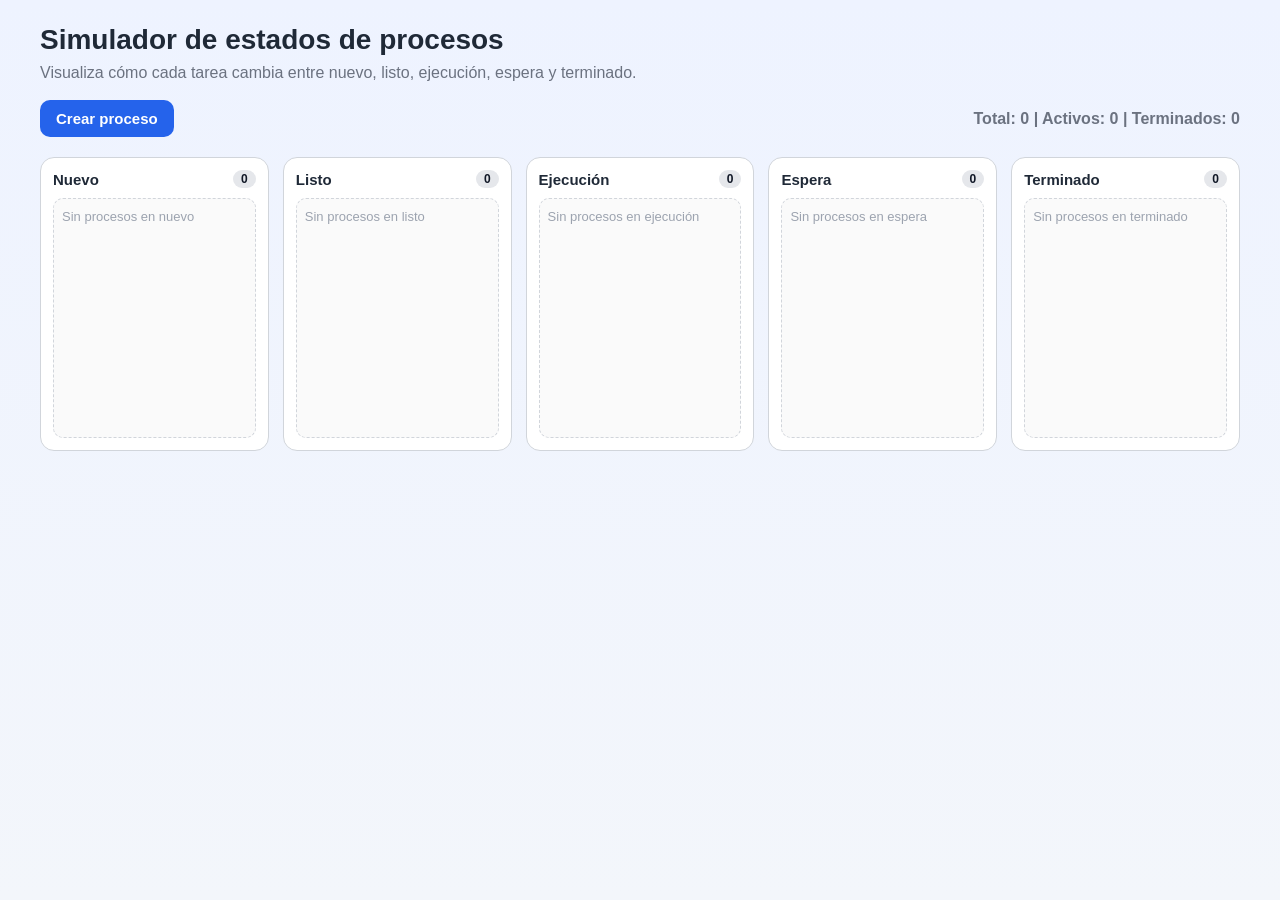
<file: laboratorio-1/index.html>
<!DOCTYPE html>
<html lang="en">

<head>
    <meta charset="UTF-8">
    <meta name="viewport" content="width=device-width, initial-scale=1.0">
    <title>Simulador de estados de procesos</title>
    <link rel="stylesheet" href="index.css">
</head>

<body>
    <div class="app">
        <header class="encabezado">
            <h1>Simulador de estados de procesos</h1>
            <p>Visualiza cómo cada tarea cambia entre nuevo, listo, ejecución, espera y terminado.</p>
        </header>

        <div class="acciones">
            <button onclick="crearProceso()">Crear proceso</button>
            <p id="resumen">Total: 0 | Activos: 0 | Terminados: 0</p>
        </div>

        <div class="contenedor">
            <section class="columna">
                <h2>Nuevo <span id="count-nuevo">0</span></h2>
                <ul id="nuevo" data-estado="nuevo"></ul>
            </section>

            <section class="columna">
                <h2>Listo <span id="count-listo">0</span></h2>
                <ul id="listo" data-estado="listo"></ul>
            </section>

            <section class="columna">
                <h2>Ejecución <span id="count-ejecucion">0</span></h2>
                <ul id="ejecucion" data-estado="ejecución"></ul>
            </section>

            <section class="columna">
                <h2>Espera <span id="count-espera">0</span></h2>
                <ul id="espera" data-estado="espera"></ul>
            </section>

            <section class="columna">
                <h2>Terminado <span id="count-terminado">0</span></h2>
                <ul id="terminado" data-estado="terminado"></ul>
            </section>
        </div>
    </div>

    <script src="app.js"></script>
</body>

</html>
</file>
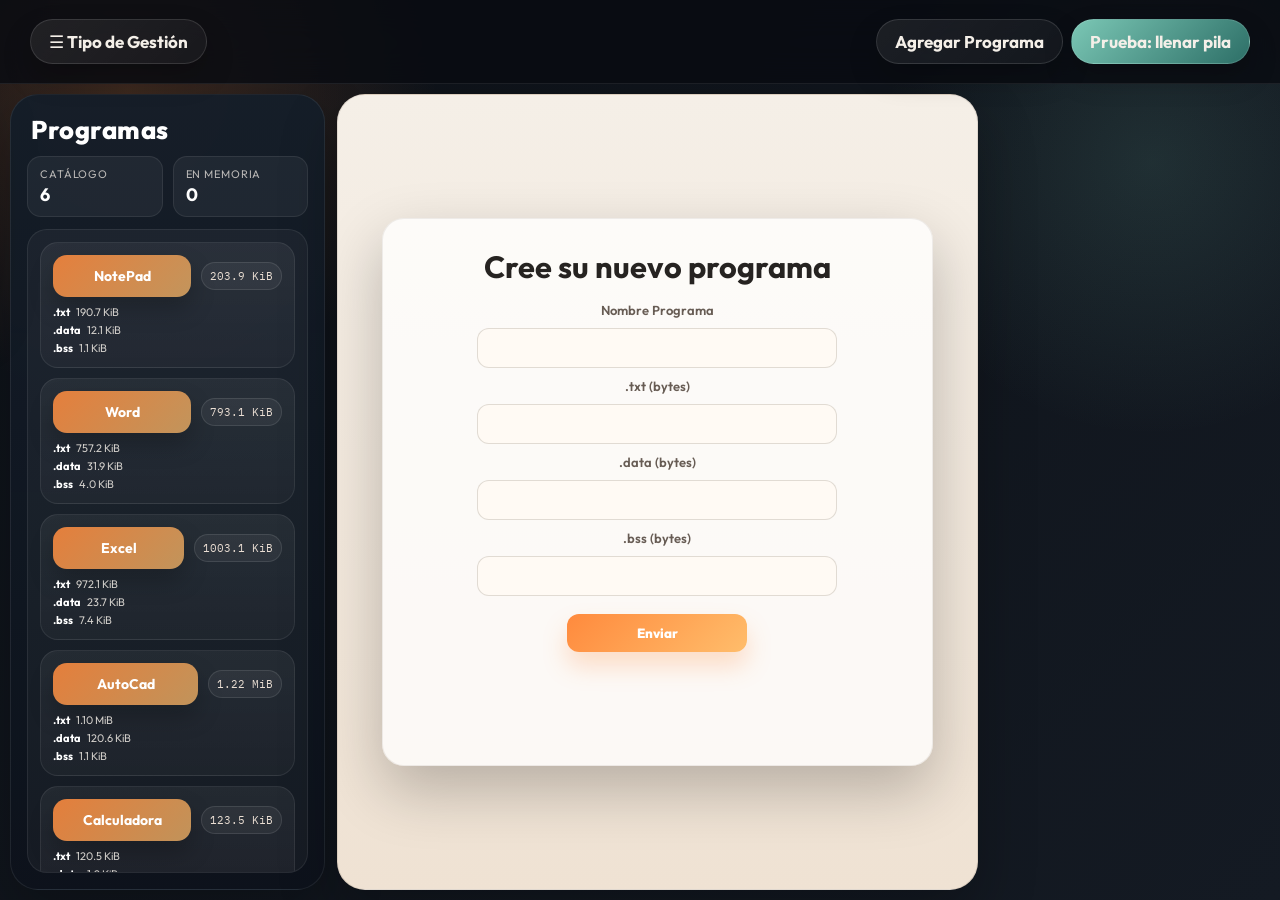
<file: laboratorio-3/index.html>
<!doctype html>
<html lang="es">
  <head>
    <meta charset="UTF-8" />
    <meta name="viewport" content="width=device-width, initial-scale=1.0" />
    <title>Gestión de Memoria - Vanilla JS</title>
    <link rel="stylesheet" href="./styles.css" />
  </head>
  <body>
    <div class="App" id="app">
      <div class="nav-Container">
        <div class="btnMenu">
          <button class="sideBar_button" id="toggleSidebar">☰ Tipo de Gestión</button>
        </div>
        <div class="form">
          <button class="program-button" id="openForm">Agregar Programa</button>
          <button class="program-button" id="debugFill" style="margin-left:8px;background:linear-gradient(135deg,#7bc7b5,#2d6f67);">Prueba: llenar pila</button>
        </div>
      </div>

      <div class="container">
        <aside id="sidebar" class="sidebar_Close"></aside>

        <div class="app-container">
          <div id="overlay" class="layer hidden"></div>
          <section class="program_container" id="programContainer"></section>
          <section id="board" class="tablero_Open"></section>
          <!-- Contenedor separado para la pila (memoria) -->
          <aside id="stackPanel" class="stack-panel-container" aria-label="Panel de pila"></aside>
        </div>
      </div>
    </div>

    <script defer src="./app.js"></script>
  </body>
</html>
</file>
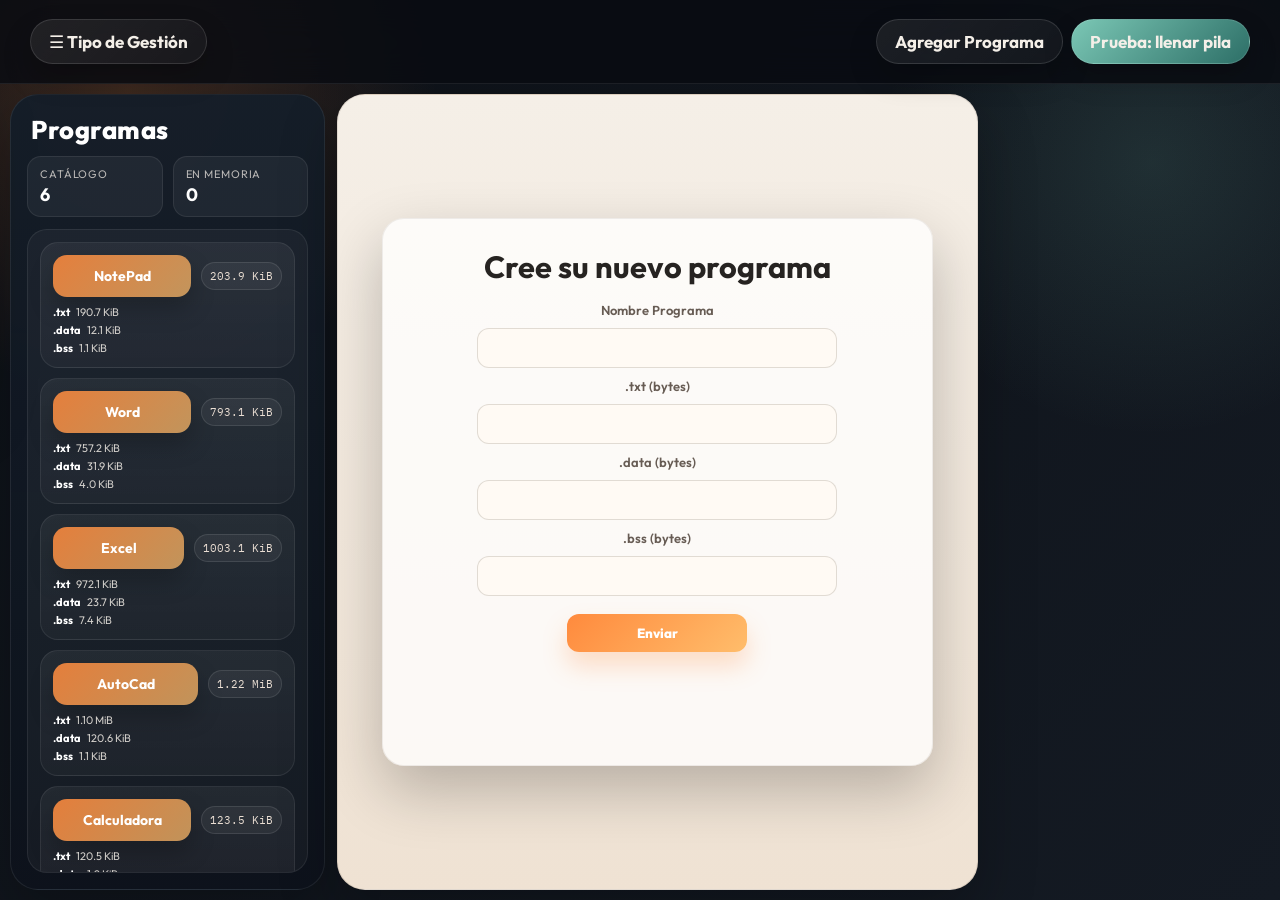
<file: laboratorio-4/index.html>
<!doctype html>
<html lang="es">
  <head>
    <meta charset="UTF-8" />
    <meta name="viewport" content="width=device-width, initial-scale=1.0" />
    <title>Gestión de Memoria - Vanilla JS</title>
    <link rel="stylesheet" href="./styles.css" />
  </head>
  <body>
    <div class="App" id="app">
      <div class="nav-Container">
        <div class="btnMenu">
          <button class="sideBar_button" id="toggleSidebar">☰ Tipo de Gestión</button>
        </div>
        <div class="form">
          <button class="program-button" id="openForm">Agregar Programa</button>
          <button class="program-button" id="debugFill" style="margin-left:8px;background:linear-gradient(135deg,#7bc7b5,#2d6f67);">Prueba: llenar pila</button>
        </div>
      </div>

      <div class="container">
        <aside id="sidebar" class="sidebar_Close"></aside>

        <div class="app-container">
          <div id="overlay" class="layer hidden"></div>
          <section class="program_container" id="programContainer"></section>
          <section id="board" class="tablero_Open"></section>
          
          <aside id="stackPanel" class="stack-panel-container" aria-label="Panel de pila"></aside>
        </div>
      </div>
    </div>

    <script defer src="./app.js"></script>
  </body>
</html>
</file>
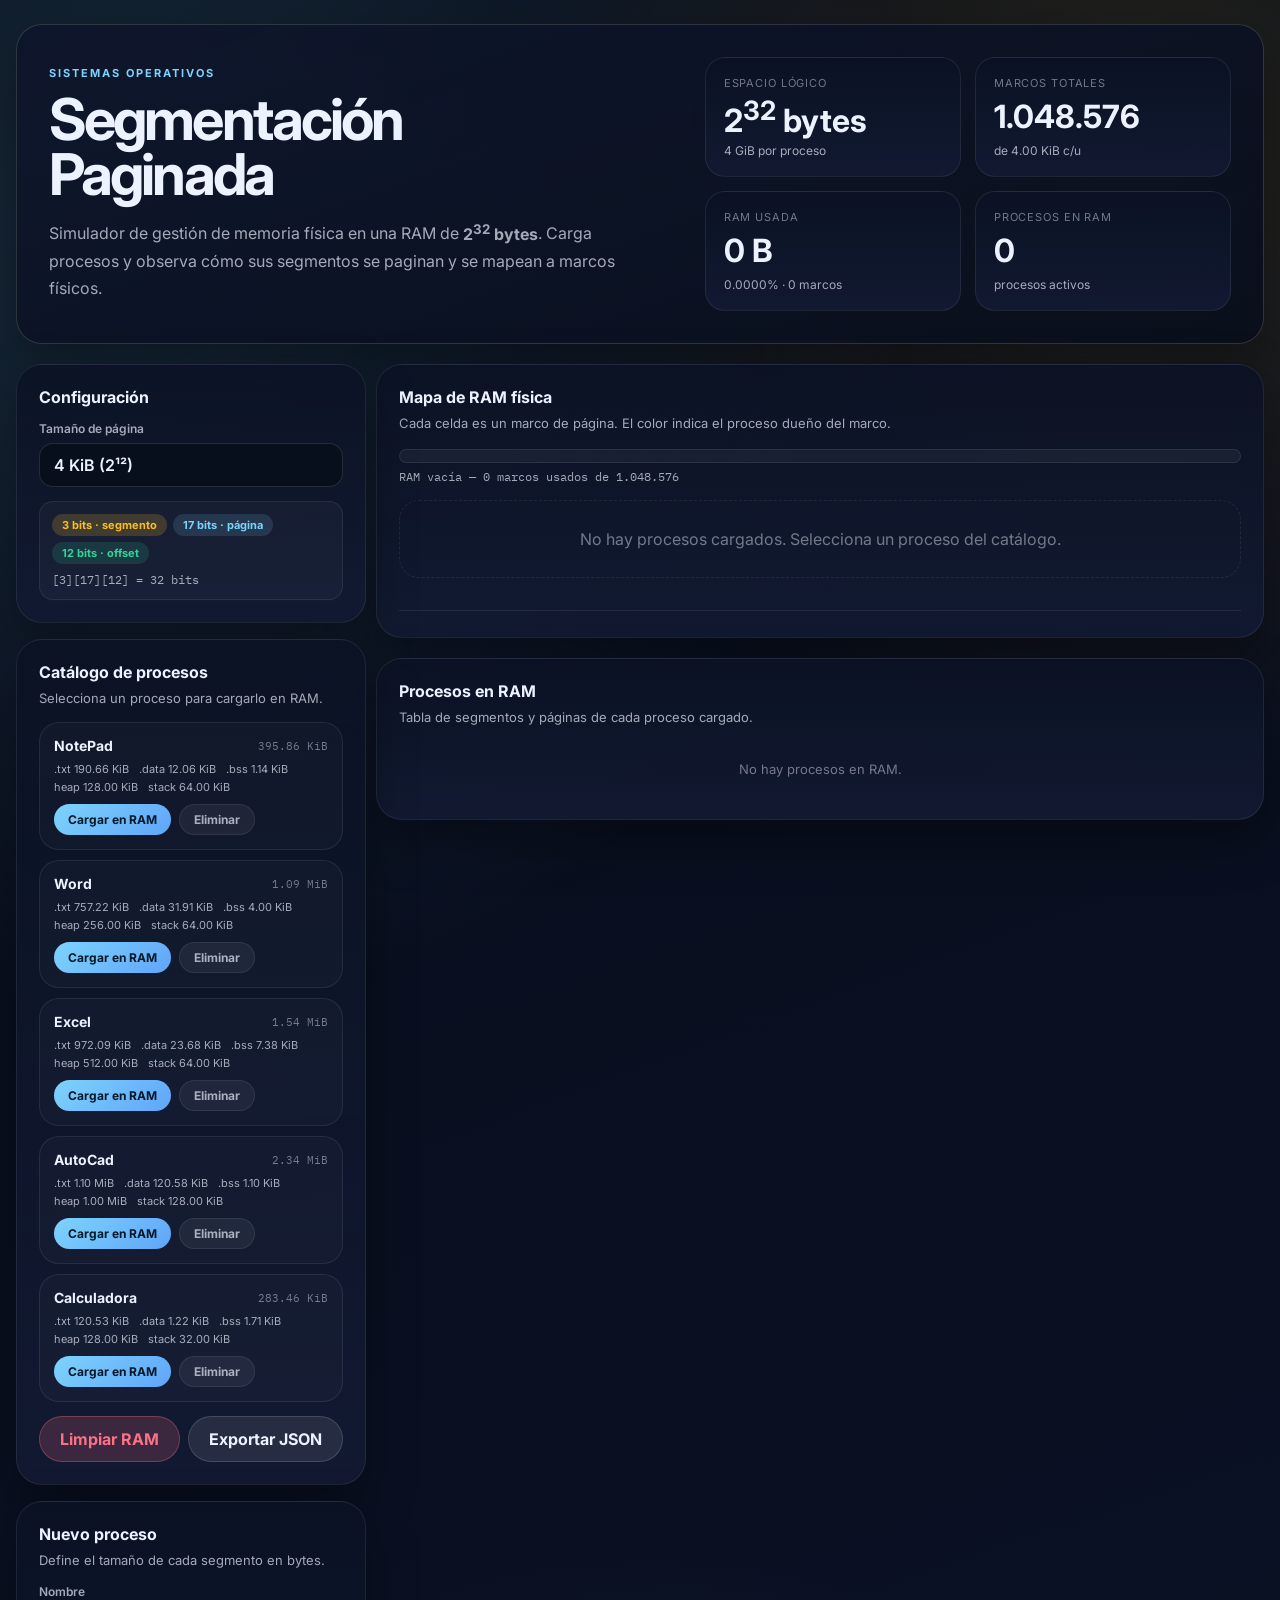
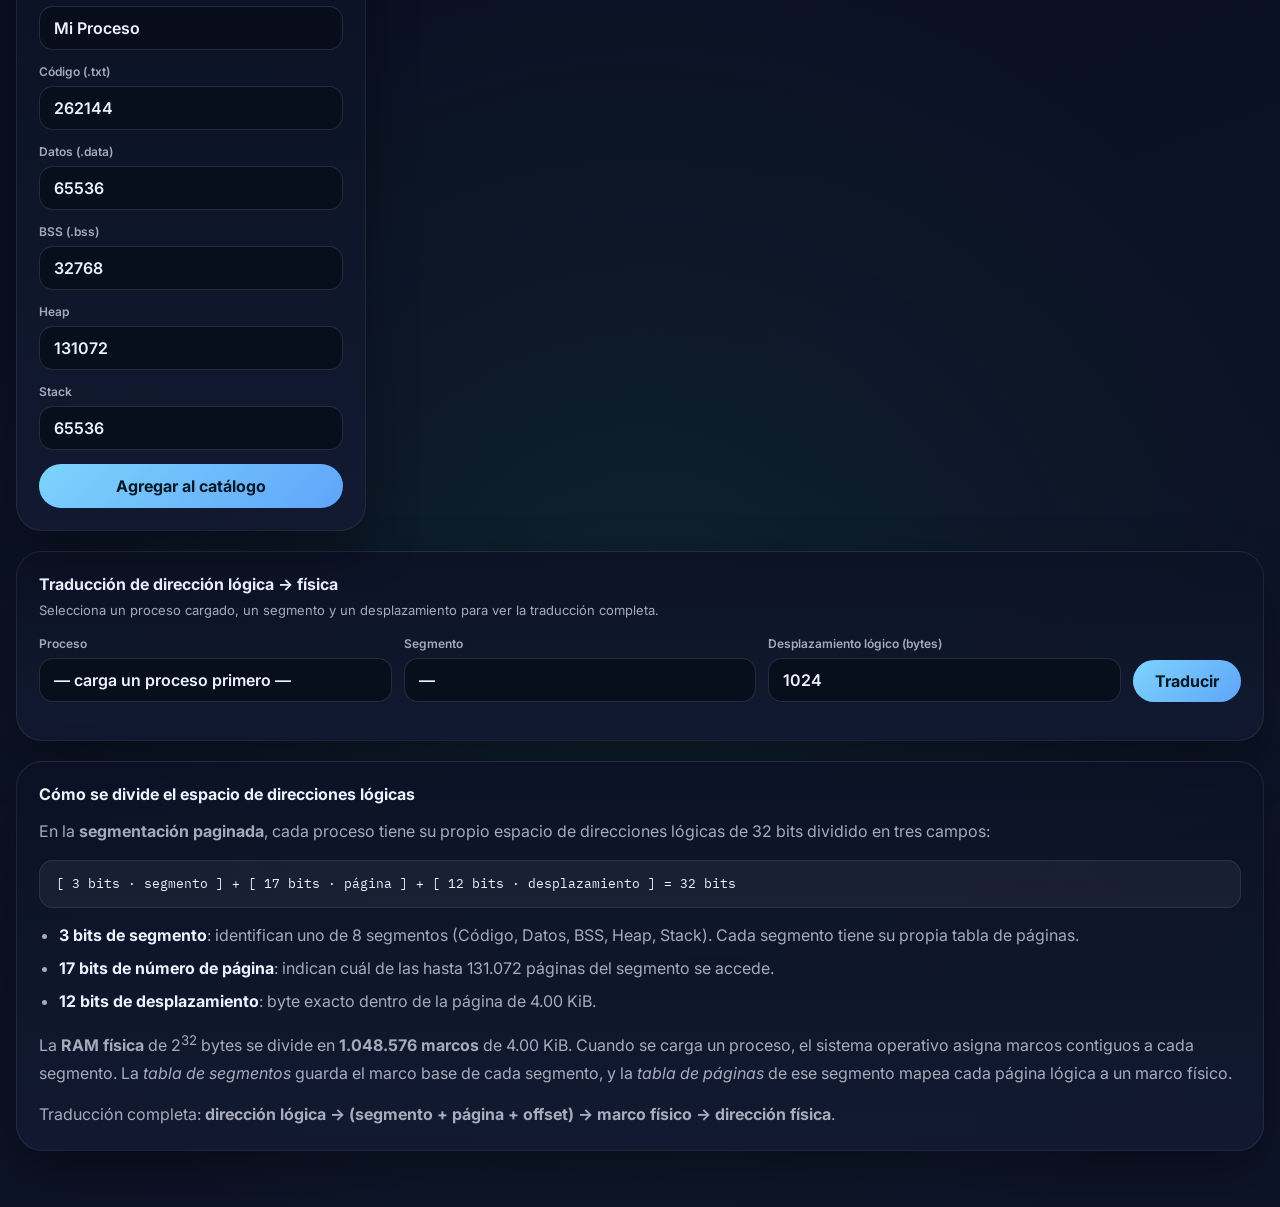
<file: proyecto final/index.html>
<!doctype html>
<html lang="es">
  <head>
    <meta charset="UTF-8" />
    <meta name="viewport" content="width=device-width, initial-scale=1.0" />
    <title>Segmentación Paginada — Simulador</title>
    <link rel="preconnect" href="https://fonts.googleapis.com" />
    <link rel="preconnect" href="https://fonts.gstatic.com" crossorigin />
    <link href="https://fonts.googleapis.com/css2?family=Inter:wght@400;500;600;700;800&family=IBM+Plex+Mono:wght@500;600;700&display=swap" rel="stylesheet" />
    <link rel="stylesheet" href="./styles.css" />
  </head>
  <body>
    <main class="shell">

      <!-- ── HERO ─────────────────────────────────────────────────────── -->
      <section class="hero">
        <div class="hero-text">
          <p class="eyebrow">Sistemas Operativos</p>
          <h1>Segmentación Paginada</h1>
          <p class="lead">
            Simulador de gestión de memoria física en una RAM de
            <strong>2<sup>32</sup> bytes</strong>. Carga procesos y observa
            cómo sus segmentos se paginan y se mapean a marcos físicos.
          </p>
        </div>
        <div id="heroStats" class="hero-stats"></div>
      </section>

      <!-- ── WORKSPACE ─────────────────────────────────────────────────── -->
      <section class="workspace">

        <!-- LEFT SIDEBAR -->
        <aside class="sidebar">

          <!-- Config -->
          <div class="panel">
            <div class="panel-head">
              <h2>Configuración</h2>
            </div>
            <label class="field">
              <span>Tamaño de página</span>
              <select id="pageSize">
                <option value="4096">4 KiB (2¹²)</option>
                <option value="8192">8 KiB (2¹³)</option>
                <option value="16384">16 KiB (2¹⁴)</option>
              </select>
            </label>
            <div id="bitBreakdown" class="bit-breakdown"></div>
          </div>

          <!-- Catalog -->
          <div class="panel">
            <div class="panel-head">
              <h2>Catálogo de procesos</h2>
              <p>Selecciona un proceso para cargarlo en RAM.</p>
            </div>
            <div id="catalog" class="catalog"></div>
            <div class="sidebar-actions">
              <button id="clearRamBtn" class="danger">Limpiar RAM</button>
              <button id="exportBtn" class="secondary">Exportar JSON</button>
            </div>
          </div>

          <!-- Add process -->
          <div class="panel">
            <div class="panel-head">
              <h2>Nuevo proceso</h2>
              <p>Define el tamaño de cada segmento en bytes.</p>
            </div>
            <form id="addForm" class="add-form">
              <label class="field">
                <span>Nombre</span>
                <input type="text" name="name" value="Mi Proceso" required />
              </label>
              <label class="field">
                <span>Código (.txt)</span>
                <input type="number" name="txt" min="1" value="262144" required />
              </label>
              <label class="field">
                <span>Datos (.data)</span>
                <input type="number" name="data" min="0" value="65536" required />
              </label>
              <label class="field">
                <span>BSS (.bss)</span>
                <input type="number" name="bss" min="0" value="32768" required />
              </label>
              <label class="field">
                <span>Heap</span>
                <input type="number" name="heap" min="1" value="131072" required />
              </label>
              <label class="field">
                <span>Stack</span>
                <input type="number" name="stack" min="1" value="65536" required />
              </label>
              <button type="submit" class="primary full-w">Agregar al catálogo</button>
            </form>
          </div>

        </aside>

        <!-- MAIN AREA -->
        <div class="main-area">

          <!-- RAM visualization -->
          <div class="panel ram-panel">
            <div class="panel-head">
              <h2>Mapa de RAM física</h2>
              <p>Cada celda es un marco de página. El color indica el proceso dueño del marco.</p>
            </div>

            <div class="ram-overview">
              <div id="ramOverviewBar" class="ram-ov-bar"></div>
              <div id="ramOverviewLabel" class="ram-ov-label">RAM vacía</div>
            </div>

            <div id="ramEmpty" class="ram-empty">
              <p>No hay procesos cargados. Selecciona un proceso del catálogo.</p>
            </div>

            <div id="frameMap" class="frame-map"></div>

            <div id="ramLegend" class="ram-legend"></div>
          </div>

          <!-- Loaded programs -->
          <div class="panel loaded-panel" id="loadedPanel">
            <div class="panel-head">
              <h2>Procesos en RAM</h2>
              <p>Tabla de segmentos y páginas de cada proceso cargado.</p>
            </div>
            <div id="loadedPrograms"></div>
          </div>

        </div>
      </section>

      <!-- ── TRANSLATION ───────────────────────────────────────────────── -->
      <section class="panel translation-panel">
        <div class="panel-head">
          <h2>Traducción de dirección lógica → física</h2>
          <p>Selecciona un proceso cargado, un segmento y un desplazamiento para ver la traducción completa.</p>
        </div>

        <div class="trans-controls">
          <label class="field">
            <span>Proceso</span>
            <select id="transProgram"></select>
          </label>
          <label class="field">
            <span>Segmento</span>
            <select id="transSegment"></select>
          </label>
          <label class="field">
            <span>Desplazamiento lógico (bytes)</span>
            <input id="transOffset" type="number" min="0" value="1024" />
          </label>
          <button id="transBtn" class="primary">Traducir</button>
        </div>

        <div id="transResult" class="trans-result"></div>
      </section>

      <!-- ── EXPLANATION ───────────────────────────────────────────────── -->
      <section class="panel explanation">
        <div class="panel-head">
          <h2>Cómo se divide el espacio de direcciones lógicas</h2>
        </div>
        <div id="explanationText" class="explanation-text"></div>
      </section>

    </main>

    <div id="toast" class="toast" hidden></div>

    <script defer src="./app.js"></script>
  </body>
</html>
</file>
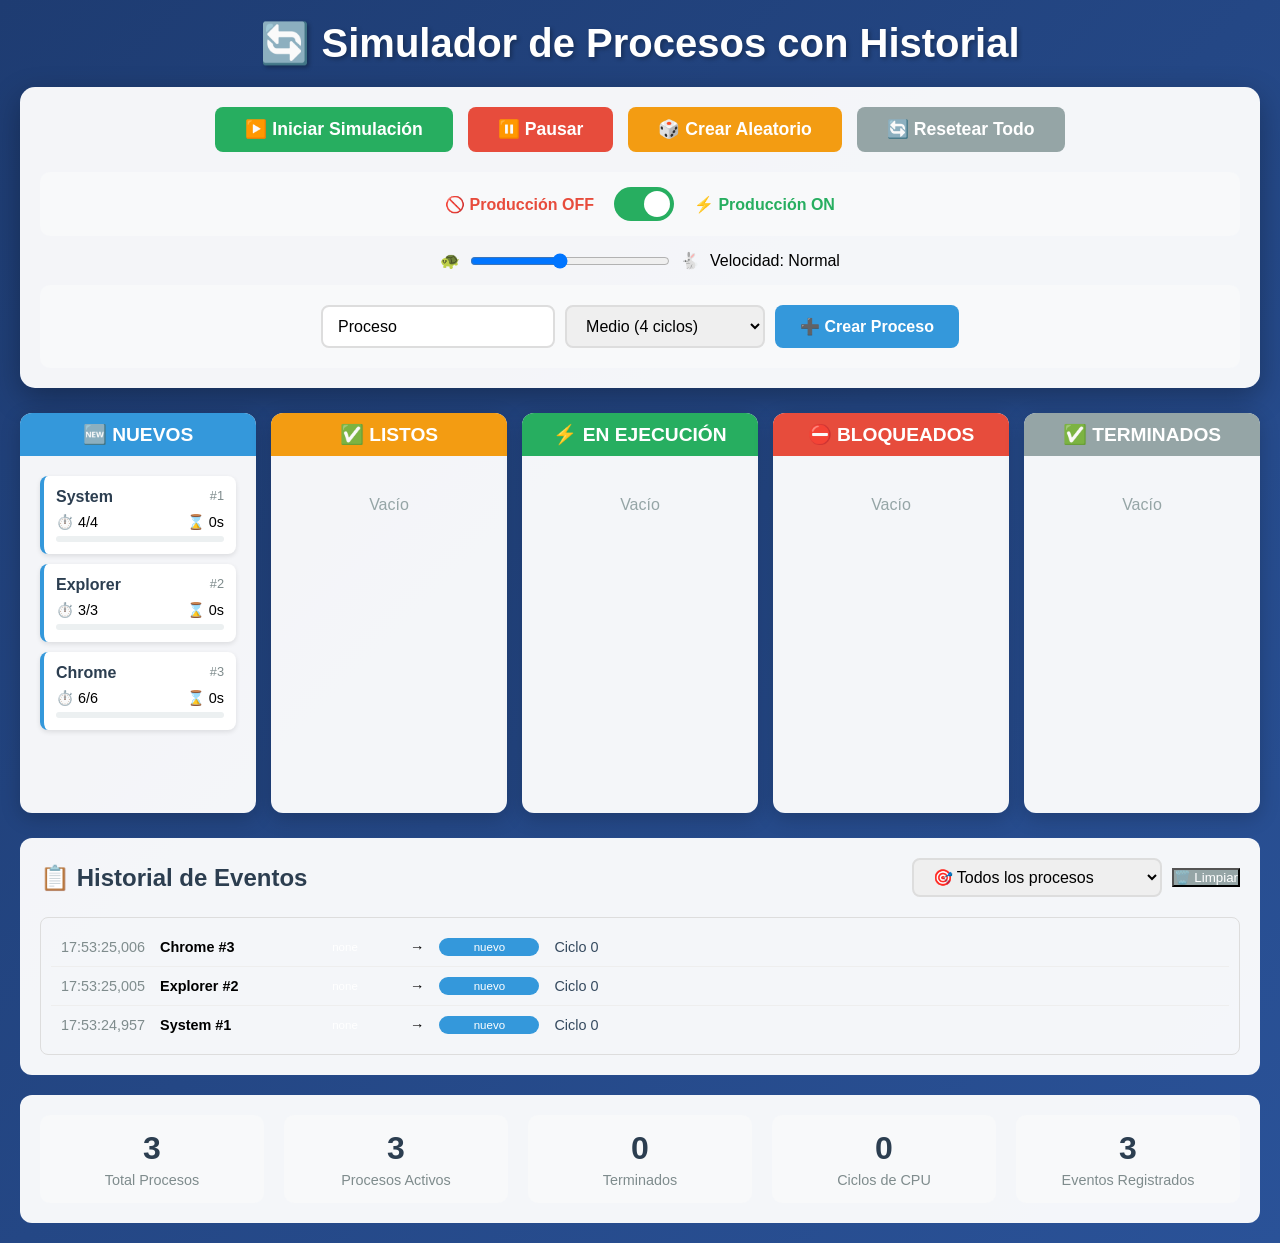
<file: laboratorio-1_2/simuladorProcesos.html>
<!DOCTYPE html>
<html lang="es">
<head>
    <meta charset="UTF-8">
    <meta name="viewport" content="width=device-width, initial-scale=1.0">
    <title>Simulador de Procesos - Con Historial</title>
    <!-- Estilos separados en archivo externo para mantener el HTML limpio -->
    <link rel="stylesheet" href="styles.css">
</head>
<body>
    <!-- Contenedor principal de la interfaz del simulador -->
    <div class="container">
        <h1>🔄 Simulador de Procesos con Historial</h1>

        <div class="panel-control">
            <div class="controles-principales">
                <button class="btn btn-verde" onclick="simulador.iniciar()" id="btnIniciar">
                    ▶️ Iniciar Simulación
                </button>
                <button class="btn btn-rojo" onclick="simulador.pausar()" id="btnPausar" disabled>
                    ⏸️ Pausar
                </button>
                <button class="btn btn-naranja" onclick="simulador.crearProcesoAleatorio()">
                    🎲 Crear Aleatorio
                </button>
                <button class="btn btn-gris" onclick="simulador.resetear()">
                    🔄 Resetear Todo
                </button>
            </div>

            <div class="control-produccion">
                <span class="switch-label inactivo" id="prodOffLabel">🚫 Producción OFF</span>
                <label class="switch">
                    <input type="checkbox" id="produccionAutomatica" checked onchange="simulador.toggleProduccionAutomatica(this.checked)">
                    <span class="slider"></span>
                </label>
                <span class="switch-label activo" id="prodOnLabel">⚡ Producción ON</span>
            </div>

            <div class="velocidad-control">
                <span>🐢</span>
                <input type="range" id="velocidad" min="1" max="10" value="5" onchange="simulador.ajustarVelocidad(this.value)">
                <span>🐇</span>
                <span id="velocidadTexto">Velocidad: Normal</span>
            </div>

            <div class="crear-proceso">
                <input type="text" id="nombreProceso" placeholder="Nombre del proceso" value="Proceso">
                <select id="tiempoProceso">
                    <option value="2">Corto (2 ciclos)</option>
                    <option value="4" selected>Medio (4 ciclos)</option>
                    <option value="6">Largo (6 ciclos)</option>
                    <option value="8">Muy largo (8 ciclos)</option>
                </select>
                <button onclick="simulador.crearProcesoManual()">➕ Crear Proceso</button>
            </div>
        </div>

        <div class="grid-estados">
            <div class="estado-columna nuevo">
                <div class="estado-titulo">🆕 NUEVOS</div>
                <div class="procesos-container" id="nuevos" onclick="simulador.seleccionarProceso(event)"></div>
            </div>

            <div class="estado-columna listo">
                <div class="estado-titulo">✅ LISTOS</div>
                <div class="procesos-container" id="listos" onclick="simulador.seleccionarProceso(event)"></div>
            </div>

            <div class="estado-columna ejecucion">
                <div class="estado-titulo">⚡ EN EJECUCIÓN</div>
                <div class="procesos-container" id="ejecucion" onclick="simulador.seleccionarProceso(event)"></div>
            </div>

            <div class="estado-columna bloqueado">
                <div class="estado-titulo">⛔ BLOQUEADOS</div>
                <div class="procesos-container" id="bloqueados" onclick="simulador.seleccionarProceso(event)"></div>
            </div>

            <div class="estado-columna terminado">
                <div class="estado-titulo">✅ TERMINADOS</div>
                <div class="procesos-container" id="terminados" onclick="simulador.seleccionarProceso(event)"></div>
            </div>
        </div>

        <div class="panel-historial">
            <div class="historial-header">
                <h2 style="color: #2c3e50;">📋 Historial de Eventos</h2>
                <div class="filtro-proceso">
                    <select id="filtroProceso" onchange="simulador.filtrarHistorial(this.value)">
                        <option value="todos">🎯 Todos los procesos</option>
                    </select>
                    <button class="btn-gris" onclick="simulador.limpiarHistorial()">
                        🗑️ Limpiar
                    </button>
                </div>
            </div>
            <div class="historial-lista" id="historial">
                <!-- Aquí se mostrarán los eventos -->
            </div>
        </div>

        <div class="stats-panel">
            <div class="stat-card">
                <div class="stat-valor" id="totalProcesos">0</div>
                <div class="stat-label">Total Procesos</div>
            </div>
            <div class="stat-card">
                <div class="stat-valor" id="procesosActivos">0</div>
                <div class="stat-label">Procesos Activos</div>
            </div>
            <div class="stat-card">
                <div class="stat-valor" id="procesosTerminados">0</div>
                <div class="stat-label">Terminados</div>
            </div>
            <div class="stat-card">
                <div class="stat-valor" id="ciclosCPU">0</div>
                <div class="stat-label">Ciclos de CPU</div>
            </div>
            <div class="stat-card">
                <div class="stat-valor" id="totalEventos">0</div>
                <div class="stat-label">Eventos Registrados</div>
            </div>
        </div>
    </div>

    <!-- Lógica de simulación separada en archivo JS externo -->
    <script src="script.js"></script>
</body>
</html>
</file>
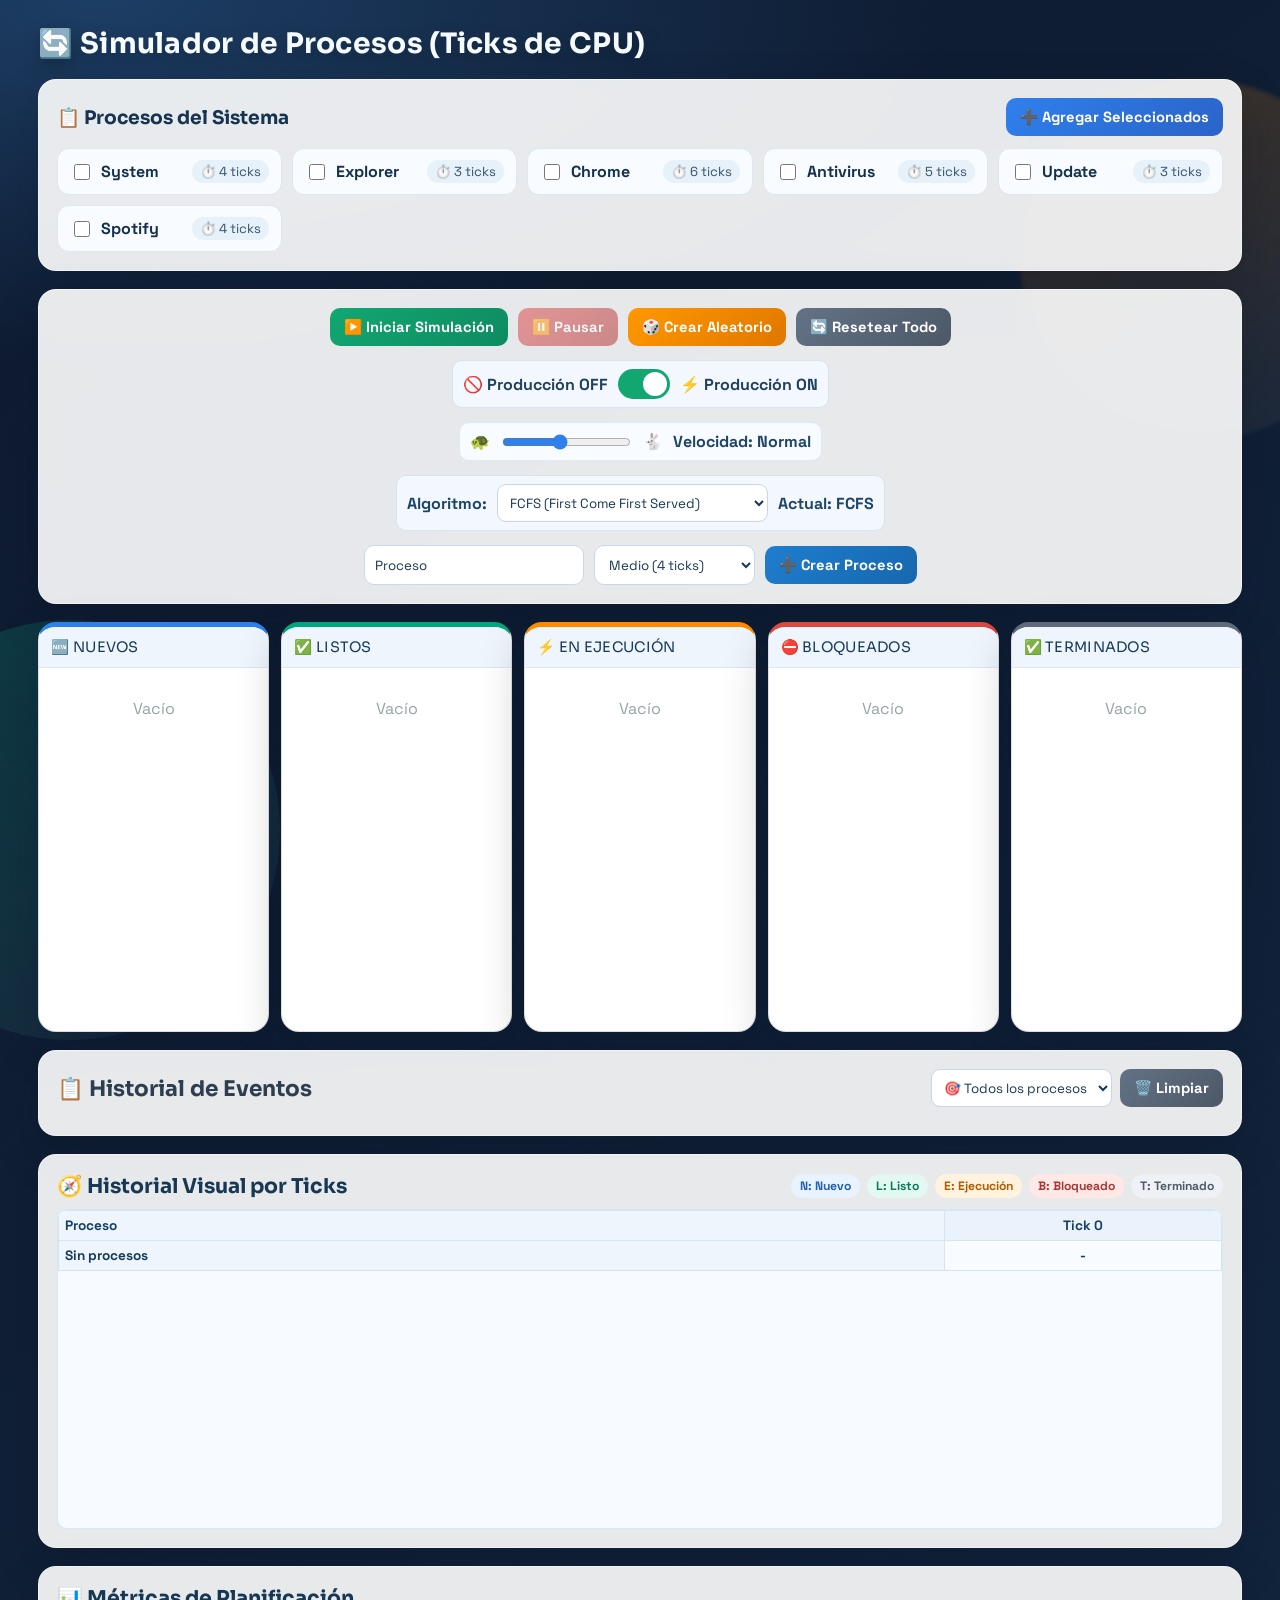
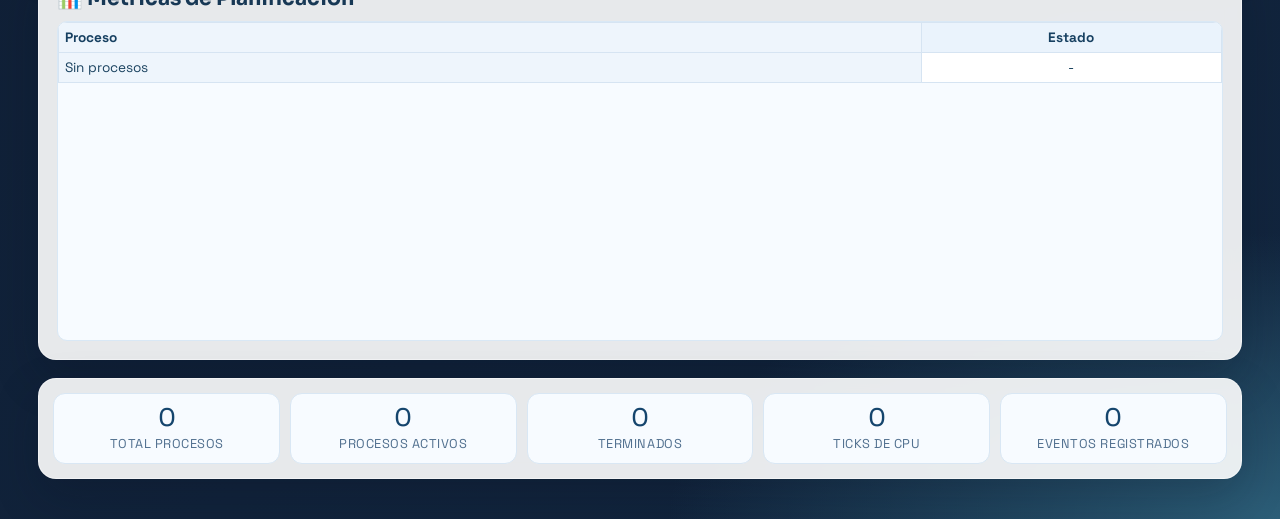
<file: laboratorio-2/simuladorProcesos.html>
<!DOCTYPE html>
<html lang="es">
<head>
    <meta charset="UTF-8">
    <meta name="viewport" content="width=device-width, initial-scale=1.0">
    <title>Simulador de Procesos - Por Ticks</title>
    <link rel="stylesheet" href="styles.css">
</head>
<body>
    <div class="container">
        <h1>🔄 Simulador de Procesos (Ticks de CPU)</h1>

        <!-- NUEVA SECCIÓN: Procesos predefinidos -->
        <div class="procesos-sistema">
            <div class="sistema-header">
                <h3>📋 Procesos del Sistema</h3>
                <button class="btn btn-azul" onclick="simulador.agregarSeleccionados()">
                    ➕ Agregar Seleccionados
                </button>
            </div>
            <div class="procesos-lista" id="procesosSistema">
                <!-- Se llenará con JavaScript -->
            </div>
        </div>

        <div class="panel-control">
            <div class="controles-principales">
                <button class="btn btn-verde" onclick="simulador.iniciar()" id="btnIniciar">
                    ▶️ Iniciar Simulación
                </button>
                <button class="btn btn-rojo" onclick="simulador.pausar()" id="btnPausar" disabled>
                    ⏸️ Pausar
                </button>
                <button class="btn btn-naranja" onclick="simulador.crearProcesoAleatorio()">
                    🎲 Crear Aleatorio
                </button>
                <button class="btn btn-gris" onclick="simulador.resetear()">
                    🔄 Resetear Todo
                </button>
            </div>

            <div class="control-produccion">
                <span class="switch-label inactivo" id="prodOffLabel">🚫 Producción OFF</span>
                <label class="switch">
                    <input type="checkbox" id="produccionAutomatica" checked onchange="simulador.toggleProduccionAutomatica(this.checked)">
                    <span class="slider"></span>
                </label>
                <span class="switch-label activo" id="prodOnLabel">⚡ Producción ON</span>
            </div>

            <div class="velocidad-control">
                <span>🐢</span>
                <input type="range" id="velocidad" min="1" max="10" value="5" onchange="simulador.ajustarVelocidad(this.value)">
                <span>🐇</span>
                <span id="velocidadTexto">Velocidad: Normal</span>
            </div>

            <div class="algoritmo-control">
                <label for="algoritmoPlanificacion">Algoritmo:</label>
                <select id="algoritmoPlanificacion" onchange="simulador.cambiarAlgoritmo(this.value)">
                    <option value="FCFS" selected>FCFS (First Come First Served)</option>
                    <option value="SJF">SJF (Shortest Job First)</option>
                    <option value="SRTF">SRTF (Shortest Remaining Time First)</option>
                </select>
                <span id="algoritmoActualTexto">Actual: FCFS</span>
            </div>

            <div class="crear-proceso">
                <input type="text" id="nombreProceso" placeholder="Nombre del proceso" value="Proceso">
                <select id="tiempoProceso">
                    <option value="2">Corto (2 ticks)</option>
                    <option value="4" selected>Medio (4 ticks)</option>
                    <option value="6">Largo (6 ticks)</option>
                    <option value="8">Muy largo (8 ticks)</option>
                </select>
                <button onclick="simulador.crearProcesoManual()">➕ Crear Proceso</button>
            </div>
        </div>

        <div class="grid-estados">
            <div class="estado-columna nuevo">
                <div class="estado-titulo">🆕 NUEVOS</div>
                <div class="procesos-container" id="nuevos" onclick="simulador.seleccionarProceso(event)"></div>
            </div>

            <div class="estado-columna listo">
                <div class="estado-titulo">✅ LISTOS</div>
                <div class="procesos-container" id="listos" onclick="simulador.seleccionarProceso(event)"></div>
            </div>

            <div class="estado-columna ejecucion">
                <div class="estado-titulo">⚡ EN EJECUCIÓN</div>
                <div class="procesos-container" id="ejecucion" onclick="simulador.seleccionarProceso(event)"></div>
            </div>

            <div class="estado-columna bloqueado">
                <div class="estado-titulo">⛔ BLOQUEADOS</div>
                <div class="procesos-container" id="bloqueados" onclick="simulador.seleccionarProceso(event)"></div>
            </div>

            <div class="estado-columna terminado">
                <div class="estado-titulo">✅ TERMINADOS</div>
                <div class="procesos-container" id="terminados" onclick="simulador.seleccionarProceso(event)"></div>
            </div>
        </div>

        <div class="panel-historial">
            <div class="historial-header">
                <h2 style="color: #2c3e50;">📋 Historial de Eventos</h2>
                <div class="filtro-proceso">
                    <select id="filtroProceso" onchange="simulador.filtrarHistorial(this.value)">
                        <option value="todos">🎯 Todos los procesos</option>
                    </select>
                    <button class="btn-gris" onclick="simulador.limpiarHistorial()">
                        🗑️ Limpiar
                    </button>
                </div>
            </div>
            <div class="historial-lista" id="historial">
                <!-- Aquí se mostrarán los eventos -->
            </div>
        </div>

        <div class="panel-timeline">
            <div class="timeline-header">
                <h2>🧭 Historial Visual por Ticks</h2>
                <div class="timeline-leyenda">
                    <span class="chip estado-nuevo">N: Nuevo</span>
                    <span class="chip estado-listo">L: Listo</span>
                    <span class="chip estado-ejecucion">E: Ejecución</span>
                    <span class="chip estado-bloqueado">B: Bloqueado</span>
                    <span class="chip estado-terminado">T: Terminado</span>
                </div>
            </div>
            <div class="timeline-wrapper" id="timelineWrapper">
                <table class="timeline-table" id="tablaTimeline"></table>
            </div>
        </div>

        <div class="panel-metricas">
            <div class="metricas-header">
                <h2>📊 Métricas de Planificación</h2>
            </div>
            <div class="metricas-wrapper">
                <table class="metricas-table" id="tablaMetricas"></table>
            </div>
        </div>

        <div class="stats-panel">
            <div class="stat-card">
                <div class="stat-valor" id="totalProcesos">0</div>
                <div class="stat-label">Total Procesos</div>
            </div>
            <div class="stat-card">
                <div class="stat-valor" id="procesosActivos">0</div>
                <div class="stat-label">Procesos Activos</div>
            </div>
            <div class="stat-card">
                <div class="stat-valor" id="procesosTerminados">0</div>
                <div class="stat-label">Terminados</div>
            </div>
            <div class="stat-card">
                <div class="stat-valor" id="ticksCPU">0</div>
                <div class="stat-label">Ticks de CPU</div>
            </div>
            <div class="stat-card">
                <div class="stat-valor" id="totalEventos">0</div>
                <div class="stat-label">Eventos Registrados</div>
            </div>
        </div>
    </div>

    <script src="script.js"></script>
</body>
</html>
</file>
<file: laboratorio-1/index.css>
:root {
	--bg: #f3f6fb;
	--panel: #ffffff;
	--text: #1f2937;
	--muted: #6b7280;
	--border: #d1d5db;
	--nuevo: #6366f1;
	--listo: #0ea5e9;
	--ejecucion: #10b981;
	--espera: #f59e0b;
	--terminado: #64748b;
}

* {
	box-sizing: border-box;
}

body {
	margin: 0;
	font-family: "Segoe UI", Tahoma, Geneva, Verdana, sans-serif;
	background: linear-gradient(180deg, #eef3ff 0%, var(--bg) 100%);
	color: var(--text);
	min-height: 100vh;
	padding: 24px;
}

.app {
	max-width: 1200px;
	margin: 0 auto;
}

.encabezado h1 {
	margin: 0;
	font-size: 28px;
}

.encabezado p {
	margin: 8px 0 0;
	color: var(--muted);
}

.acciones {
	display: flex;
	justify-content: space-between;
	align-items: center;
	margin: 18px 0 20px;
	gap: 12px;
	flex-wrap: wrap;
}

button {
	border: none;
	background: #2563eb;
	color: white;
	padding: 10px 16px;
	border-radius: 10px;
	font-size: 15px;
	font-weight: 600;
	cursor: pointer;
	transition: transform 0.15s ease, opacity 0.15s ease;
}

button:hover {
	opacity: 0.95;
	transform: translateY(-1px);
}

#resumen {
	margin: 0;
	color: var(--muted);
	font-weight: 600;
}

.contenedor {
	display: grid;
	grid-template-columns: repeat(5, minmax(170px, 1fr));
	gap: 14px;
}

.columna {
	background: var(--panel);
	border: 1px solid var(--border);
	border-radius: 14px;
	padding: 12px;
}

.columna h2 {
	margin: 0 0 10px;
	font-size: 15px;
	display: flex;
	justify-content: space-between;
	align-items: center;
}

.columna h2 span {
	font-size: 12px;
	color: #111827;
	background: #e5e7eb;
	border-radius: 999px;
	padding: 2px 8px;
}

ul {
	border: 1px dashed var(--border);
	min-height: 240px;
	margin: 0;
	padding: 8px;
	list-style: none;
	border-radius: 10px;
	background: #fafafa;
}

ul:empty::before {
	content: "Sin procesos en " attr(data-estado);
	color: #9ca3af;
	font-size: 13px;
}

li {
	margin: 6px 0;
}

.proceso {
	background: white;
	border: 1px solid var(--border);
	border-left-width: 6px;
	border-radius: 10px;
	padding: 8px;
	display: flex;
	flex-direction: column;
	gap: 2px;
	box-shadow: 0 1px 2px rgba(0, 0, 0, 0.06);
}

.proceso-id {
	font-weight: 700;
}

.proceso-estado {
	font-size: 12px;
	color: var(--muted);
}

.estado-nuevo {
	border-left-color: var(--nuevo);
}

.estado-listo {
	border-left-color: var(--listo);
}

.estado-ejecucion {
	border-left-color: var(--ejecucion);
}

.estado-espera {
	border-left-color: var(--espera);
}

.estado-terminado {
	border-left-color: var(--terminado);
}

@media (max-width: 1024px) {
	.contenedor {
		grid-template-columns: repeat(2, minmax(170px, 1fr));
	}
}

@media (max-width: 640px) {
	body {
		padding: 14px;
	}

	.contenedor {
		grid-template-columns: 1fr;
	}
}
</file>
<file: laboratorio-3/styles.css>
@import url("https://fonts.googleapis.com/css2?family=Outfit:wght@400;500;600;700;800&family=IBM+Plex+Mono:wght@500;600;700&display=swap");

:root {
  --bg: #0d1117;
  --bg-2: #141a23;
  --panel: rgba(255, 255, 255, 0.06);
  --panel-strong: rgba(255, 255, 255, 0.1);
  --panel-light: #f7f2ea;
  --ink: #f4efe8;
  --ink-soft: rgba(244, 239, 232, 0.72);
  --text: #262321;
  --text-soft: #675c54;
  --line: rgba(255, 255, 255, 0.12);
  --brand: #ff8a3d;
  --brand-2: #ffbd6b;
  --accent: #7bc7b5;
  --accent-2: #2d6f67;
  --free: #5d9a86;
  --used: #dd5a34;
  --os: #b07d1c;
  --font-ui: "Outfit", "Segoe UI", sans-serif;
  --font-mono: "IBM Plex Mono", "Consolas", monospace;
  --radius-xl: 28px;
  --radius-lg: 22px;
  --radius-md: 16px;
  --shadow-soft: 0 24px 60px rgba(0, 0, 0, 0.24);
  --shadow-mid: 0 14px 30px rgba(0, 0, 0, 0.2);
}

* {
  box-sizing: border-box;
}

html,
body {
  margin: 0;
  min-height: 100%;
  font-synthesis: none;
  text-rendering: optimizeLegibility;
  -webkit-font-smoothing: antialiased;
  -moz-osx-font-smoothing: grayscale;
}

body {
  font-family: var(--font-ui);
  color: var(--ink);
  background:
    radial-gradient(circle at 10% 10%, rgba(255, 138, 61, 0.2), transparent 22%),
    radial-gradient(circle at 90% 18%, rgba(123, 199, 181, 0.14), transparent 20%),
    linear-gradient(135deg, var(--bg) 0%, var(--bg-2) 100%);
}

.App {
  width: 100%;
  min-height: 100vh;
  animation: app-enter 260ms ease;
}

.nav-Container {
  height: 84px;
  padding: 14px clamp(14px, 2.8vw, 30px);
  display: flex;
  align-items: center;
  gap: 14px;
  position: sticky;
  top: 0;
  z-index: 50;
  border-bottom: 1px solid rgba(255, 255, 255, 0.08);
  background: rgba(9, 12, 18, 0.82);
  backdrop-filter: blur(18px);
}

.btnMenu,
.form {
  flex: 1;
}

.form {
  display: flex;
  justify-content: flex-end;
  align-items: center;
}

.sideBar_button,
.program-button {
  border: 1px solid rgba(255, 255, 255, 0.12);
  border-radius: 999px;
  background: linear-gradient(135deg, rgba(255, 255, 255, 0.08), rgba(255, 255, 255, 0.04));
  color: var(--ink);
  font-family: var(--font-ui);
  font-weight: 700;
  font-size: clamp(14px, 1.5vw, 17px);
  padding: 11px 18px;
  box-shadow: var(--shadow-mid);
  transition: transform 160ms ease, border-color 160ms ease, background-color 160ms ease;
}

.sideBar_button:hover,
.program-button:hover {
  cursor: pointer;
  transform: translateY(-1px);
  border-color: rgba(255, 255, 255, 0.24);
  background: linear-gradient(135deg, rgba(255, 255, 255, 0.12), rgba(255, 255, 255, 0.06));
}

.container {
  display: flex;
  width: 100%;
  min-height: calc(100vh - 84px);
  position: relative;
  overflow: auto;
}

.app-container {
  width: 100%;
  min-height: calc(100vh - 84px);
  position: absolute;
  display: flex;
  gap: 12px;
  padding: 10px;
  overflow: auto;
}

.program_container {
  width: 25%;
  min-width: 280px;
  flex-shrink: 0;
  display: flex;
  flex-direction: column;
  border-radius: var(--radius-xl);
  background: linear-gradient(180deg, rgba(21, 30, 41, 0.96), rgba(13, 18, 28, 0.94));
  border: 1px solid rgba(255, 255, 255, 0.08);
  box-shadow: var(--shadow-soft);
  overflow: hidden;
  height: calc(100vh - 104px);
}

.program_container h1 {
  margin: 0;
  padding: 18px 20px 10px;
  color: #ffffff;
  font-size: clamp(20px, 2vw, 28px);
  font-weight: 800;
  letter-spacing: 0.02em;
}

.program-overview {
  display: grid;
  grid-template-columns: 1fr 1fr;
  gap: 10px;
  margin: 0 16px 12px;
}

.overview-item {
  padding: 10px 12px;
  border-radius: 14px;
  border: 1px solid rgba(255, 255, 255, 0.08);
  background: rgba(255, 255, 255, 0.05);
  display: flex;
  flex-direction: column;
  gap: 2px;
}

.overview-item span {
  color: var(--ink-soft);
  font-size: 11px;
  text-transform: uppercase;
  letter-spacing: 0.08em;
}

.overview-item strong {
  color: #fff;
  font-size: 18px;
}

.programs {
  flex: 1;
  min-height: 0;
  margin: 0 16px 16px;
  border-radius: 20px;
  background: rgba(255, 255, 255, 0.04);
  border: 1px solid rgba(255, 255, 255, 0.08);
  display: flex;
  overflow: hidden;
}

.botonesProgramas {
  width: 100%;
  overflow-y: auto;
  display: flex;
  flex-direction: column;
  gap: 10px;
  padding: 12px;
}

.botonesProgramas::-webkit-scrollbar,
#board::-webkit-scrollbar,
.datos::-webkit-scrollbar,
#memoria::-webkit-scrollbar,
.container::-webkit-scrollbar,
.app-container::-webkit-scrollbar {
  width: 9px;
  height: 9px;
}

.botonesProgramas::-webkit-scrollbar-thumb,
#board::-webkit-scrollbar-thumb,
.datos::-webkit-scrollbar-thumb,
#memoria::-webkit-scrollbar-thumb,
.container::-webkit-scrollbar-thumb,
.app-container::-webkit-scrollbar-thumb {
  background: rgba(255, 255, 255, 0.2);
  border-radius: 999px;
}

.botonesProgramas::-webkit-scrollbar-track,
#board::-webkit-scrollbar-track,
.datos::-webkit-scrollbar-track,
#memoria::-webkit-scrollbar-track,
.container::-webkit-scrollbar-track,
.app-container::-webkit-scrollbar-track {
  background: rgba(255, 255, 255, 0.04);
}

.buttonContainer {
  display: flex;
  align-items: center;
  gap: 10px;
}

.program-card {
  border: 1px solid rgba(255, 255, 255, 0.08);
  border-radius: 18px;
  background: linear-gradient(180deg, rgba(255, 255, 255, 0.06), rgba(255, 255, 255, 0.03));
  padding: 12px;
  transition: transform 160ms ease, border-color 160ms ease, background-color 160ms ease;
}

.program-card:hover,
.program-card:focus-within {
  transform: translateY(-1px);
  border-color: rgba(255, 255, 255, 0.14);
  background: linear-gradient(180deg, rgba(255, 255, 255, 0.08), rgba(255, 255, 255, 0.04));
}

.program-card-head {
  display: flex;
  align-items: center;
  gap: 10px;
}

.botonesP {
  flex: 1;
  border: 0;
  border-radius: 14px;
  padding: 12px 14px;
  color: #fff;
  font-family: var(--font-ui);
  font-size: 14px;
  font-weight: 700;
  background: linear-gradient(135deg, rgba(255, 138, 61, 0.88), rgba(255, 189, 107, 0.72));
  box-shadow: 0 12px 24px rgba(0, 0, 0, 0.22);
  transition: transform 160ms ease, filter 160ms ease;
}

.botonesP:hover {
  cursor: pointer;
  transform: translateY(-1px);
  filter: saturate(1.05);
}

.info {
  flex: 0 0 auto;
  color: #eaded3;
  font-size: 11px;
  font-family: var(--font-mono);
  padding: 6px 8px;
  border-radius: 999px;
  border: 1px solid rgba(255, 255, 255, 0.1);
  background: rgba(255, 255, 255, 0.05);
  white-space: nowrap;
}

.program-meta {
  margin-top: 8px;
  display: grid;
  grid-template-columns: 1fr;
  gap: 4px;
  color: rgba(244, 239, 232, 0.84);
  font-size: 11px;
}

.program-meta strong {
  color: #fff;
  margin-right: 4px;
}

.empty-programs {
  margin: 0;
  padding: 14px 4px;
  color: rgba(244, 239, 232, 0.8);
  text-align: center;
}

.sidebar_Open,
.sidebar_Close {
  width: 320px;
  height: 100%;
  z-index: 100;
  overflow-y: auto;
  border-radius: 24px;
  background: linear-gradient(180deg, rgba(16, 20, 30, 0.98), rgba(10, 13, 20, 0.96));
  border: 1px solid rgba(255, 255, 255, 0.08);
  box-shadow: var(--shadow-soft);
  transition: transform 220ms ease;
}

.sidebar_Open {
  transform: translateX(0);
}

.sidebar_Close {
  transform: translateX(-340px);
}

.sidebar-content {
  width: 100%;
  padding: 12px;
}

.sidebar-option {
  display: block;
  width: 100%;
  text-align: left;
  border: 0;
  border-radius: 16px;
  padding: 14px 16px;
  font-family: var(--font-ui);
  font-size: 16px;
  font-weight: 600;
  color: var(--ink);
  background: rgba(255, 255, 255, 0.06);
  transition: transform 160ms ease, background-color 160ms ease, color 160ms ease;
}

.sidebar-option:hover {
  cursor: pointer;
  transform: translateX(2px);
  background: rgba(255, 255, 255, 0.12);
  color: #fff;
}

.menuContent {
  padding: 8px 0 8px 10px;
}

.menuContent .sidebar-option {
  font-size: 14px;
  margin-top: 6px;
}

/* ajustar proporciones: program_container + board + stackPanel = 100% */
#board {
  width: 53%;
  min-width: 480px;
  flex-shrink: 0;
  display: flex;
  flex-direction: column;
  gap: 16px;
  padding: 16px 20px;
  border-radius: var(--radius-xl);
  background: linear-gradient(180deg, #f5efe7 0%, #efe2d3 100%);
  border: 1px solid rgba(73, 55, 38, 0.12);
  box-shadow: var(--shadow-soft);
  flex: 1;
  min-height: calc(100vh - 104px);
  max-height: calc(100vh - 104px);
  overflow: hidden;
}

.board-main {
  display: flex;
  align-items: stretch;
  gap: 16px;
  min-height: 0;
  flex: 1;
}

.memory-summary {
  border-radius: 22px;
  border: 1px solid rgba(59, 46, 35, 0.1);
  background: rgba(255, 255, 255, 0.65);
  padding: 14px;
}

.summary-title {
  font-size: 15px;
  font-weight: 800;
  color: #2d251f;
  margin-bottom: 10px;
}

.summary-grid {
  display: grid;
  grid-template-columns: repeat(4, minmax(120px, 1fr));
  gap: 10px;
}

.summary-card {
  border-radius: 16px;
  border: 1px solid rgba(67, 53, 40, 0.1);
  background: rgba(255, 255, 255, 0.82);
  padding: 10px 12px;
  display: flex;
  flex-direction: column;
  gap: 2px;
}

.summary-card span {
  color: var(--text-soft);
  font-size: 11px;
  text-transform: uppercase;
  letter-spacing: 0.06em;
}

.summary-card strong {
  color: var(--text);
  font-size: 16px;
}

.summary-card-used {
  border-color: rgba(221, 90, 52, 0.24);
}

.summary-card-free {
  border-color: rgba(93, 154, 134, 0.24);
}

.memory-legend {
  margin-top: 12px;
  display: flex;
  flex-wrap: wrap;
  gap: 10px 14px;
}

.legend-item {
  display: inline-flex;
  align-items: center;
  gap: 8px;
  color: var(--text-soft);
  font-size: 12px;
  font-weight: 700;
}

.legend-swatch {
  width: 12px;
  height: 12px;
  border-radius: 999px;
  box-shadow: 0 0 0 3px rgba(255, 255, 255, 0.8);
}

.legend-swatch-used {
  background: var(--used);
}

.legend-swatch-free {
  background: var(--free);
}

.legend-swatch-os {
  background: var(--os);
}

.memory-legend {
  margin-top: 12px;
  display: flex;
  flex-wrap: wrap;
  gap: 10px 14px;
}

.legend-item {
  display: inline-flex;
  align-items: center;
  gap: 8px;
  color: var(--text-soft);
  font-size: 12px;
  font-weight: 600;
}

.legend-swatch {
  width: 12px;
  height: 12px;
  border-radius: 999px;
  box-shadow: 0 0 0 3px rgba(255, 255, 255, 0.7);
}

.legend-swatch-used {
  background: var(--used);
}

.legend-swatch-free {
  background: var(--free);
}

.legend-swatch-os {
  background: var(--os);
}

.occupancy-wrap {
  margin-top: 12px;
  display: flex;
  align-items: center;
  gap: 10px;
}

.occupancy-track {
  flex: 1;
  height: 10px;
  border-radius: 999px;
  overflow: hidden;
  background: rgba(40, 31, 24, 0.1);
}

.occupancy-fill {
  height: 100%;
  background: linear-gradient(90deg, var(--brand), var(--accent));
}

.occupancy-label {
  color: var(--text-soft);
  font-size: 12px;
  font-weight: 700;
  white-space: nowrap;
}

.datos {
  width: 100%;
  flex: 1;
  min-width: 0;
  border-radius: 22px;
  border: 1px solid rgba(73, 55, 38, 0.08);
  background: rgba(255, 255, 255, 0.72);
  padding: 14px;
  overflow: auto;
  min-height: 100%;
}

.titulo h1 {
  margin: 0 0 12px;
  color: var(--text);
  font-size: clamp(18px, 2vw, 24px);
  line-height: 1.15;
}

.datos table {
  width: 100%;
  table-layout: auto;
  border-collapse: collapse;
  border-radius: 16px;
  overflow: hidden;
}

.datos thead td {
  position: sticky;
  top: 0;
  z-index: 3;
}

.datos thead tr:nth-child(2) td {
  top: 34px;
}

table {
  margin: 0 auto;
}

thead {
  background: linear-gradient(180deg, #2e3446, #232838);
  color: #fff;
}

td,
th {
  border: 1px solid rgba(255, 255, 255, 0.08);
  padding: 8px 7px;
  font-size: 12px;
}

tbody td {
  color: var(--text);
  font-family: var(--font-mono);
}

tbody tr:nth-child(odd) {
  background: rgba(255, 250, 245, 0.92);
}

tbody tr:nth-child(even) {
  background: rgba(242, 235, 226, 0.92);
}

/* Memory / Stack panel tweaks: allow internal scrolling when content overflows */
/* nuevo contenedor para la pila separado del tablero principal */
.stack-panel-container {
  width: 22%;
  min-width: 280px;
  flex-shrink: 0;
  height: calc(100vh - 104px);
  display: flex;
  align-items: flex-start;
  padding: 10px;
}

#memoria {
  width: 100%;
  min-width: 0;
  height: 100%;
  overflow-y: auto;
  overflow-x: hidden;
  padding: 18px;
  border-radius: 24px;
  border: 1px solid rgba(73, 55, 38, 0.12);
  background: linear-gradient(180deg, #fffdfb 0%, #f7efe6 100%);
  box-shadow: 0 12px 26px rgba(0, 0, 0, 0.08);
}

.stack-panel {
  display: flex;
  flex-direction: column;
  gap: 14px;
}

.stack-header {
  display: flex;
  align-items: flex-end;
  justify-content: space-between;
  gap: 12px;
}

.stack-eyebrow {
  display: block;
  color: var(--text-soft);
  font-size: 11px;
  font-weight: 800;
  text-transform: uppercase;
  letter-spacing: 0.14em;
}

.stack-title {
  margin: 4px 0 0;
  color: var(--text);
  font-size: clamp(22px, 2.2vw, 30px);
  line-height: 1;
}

.stack-direction {
  display: flex;
  align-items: center;
  gap: 8px;
  flex-wrap: wrap;
  justify-content: flex-end;
  color: var(--text-soft);
  font-size: 11px;
  font-weight: 800;
  text-transform: uppercase;
  letter-spacing: 0.08em;
}

.stack-direction span {
  padding: 7px 10px;
  border-radius: 999px;
  background: rgba(255, 255, 255, 0.75);
  border: 1px solid rgba(73, 55, 38, 0.1);
}

.stack-track {
  display: flex;
  flex-direction: column;
  gap: 10px;
  min-height: 0;
  flex: 1;
  overflow-y: auto;
  padding-right: 6px;
}

/* clearer scrollbar for the internal stack area */
.stack-track::-webkit-scrollbar {
  width: 12px;
}
.stack-track::-webkit-scrollbar-thumb {
  background: linear-gradient(180deg, rgba(120,95,60,0.95), rgba(80,60,40,0.95));
  border-radius: 999px;
  border: 3px solid rgba(255,255,255,0.06);
}
.stack-track::-webkit-scrollbar-track {
  background: rgba(0,0,0,0.04);
  border-radius: 999px;
}

/* ensure the stack panel visually expands and its content is readable */
.stack-block-title { font-size: 20px; }
.stack-bytes { font-size: 12px; }

.stack-block {
  position: relative;
  overflow: hidden;
  flex-shrink: 0;
  border-radius: 16px;
  border: 1px solid rgba(60, 45, 30, 0.12);
  box-shadow: 0 8px 18px rgba(37, 27, 18, 0.06);
  transition: transform 140ms ease, box-shadow 140ms ease, border-color 140ms ease;
  margin-bottom: 8px;
}

.stack-block:hover {
  transform: translateY(-1px);
  box-shadow: 0 18px 34px rgba(37, 27, 18, 0.14);
  border-color: rgba(73, 55, 38, 0.2);
}

.stack-block::before {
  content: "";
  position: absolute;
  inset: 0;
  background: linear-gradient(135deg, rgba(255,255,255,0.04), transparent 45%);
  pointer-events: none;
}

.stack-block { margin-bottom: 8px; flex-shrink: 0; min-height: max-content; }

.stack-block-inner {
  position: relative;
  z-index: 1;
  height: 100%;
  padding: 12px 14px;
  display: flex;
  flex-direction: column;
  justify-content: space-between;
  gap: 10px;
}

.stack-block-used {
  background: linear-gradient(180deg, #ffcb89 0%, #ff9a48 42%, #ea7b2f 100%);
  color: #fff;
}

.stack-block-free {
  background: linear-gradient(180deg, #73b8b2 0%, #5f9f8b 100%);
  color: #fff;
}

.stack-block-os {
  display: flex;
  align-items: center;
  justify-content: center;
  background: linear-gradient(180deg, #dcc25c 0%, #c58f35 100%);
  color: #fff;
  text-transform: uppercase;
  letter-spacing: 0.08em;
  font-size: 13px;
  font-weight: 800;
}

.stack-block-os::after {
  content: "";
  position: absolute;
  inset: 0;
  background: linear-gradient(135deg, rgba(255, 255, 255, 0.12), transparent 55%);
}

.stack-block-top {
  display: flex;
  align-items: center;
  justify-content: space-between;
  flex-wrap: wrap;
  gap: 10px;
}

.stack-pill {
  display: inline-flex;
  align-items: center;
  gap: 8px;
  padding: 7px 10px;
  border-radius: 999px;
  background: rgba(255, 255, 255, 0.18);
  border: 1px solid rgba(255, 255, 255, 0.24);
  font-size: 11px;
  font-weight: 800;
  text-transform: uppercase;
  letter-spacing: 0.08em;
  white-space: nowrap;
}

.stack-pill-used {
  background: rgba(74, 35, 10, 0.18);
}

.stack-bytes {
  flex-shrink: 0;
  font-family: var(--font-mono);
  font-size: 11px;
  font-weight: 700;
  padding: 6px 8px;
  border-radius: 999px;
  background: rgba(0, 0, 0, 0.14);
  border: 1px solid rgba(255, 255, 255, 0.16);
  white-space: nowrap;
}

.stack-block-body {
  display: flex;
  flex-direction: column;
  gap: 6px;
  min-width: 0;
}

.stack-block-title {
  font-size: 18px;
  font-weight: 800;
  line-height: 1.05;
  text-shadow: 0 1px 2px rgba(0, 0, 0, 0.2);
}

.stack-block-range {
  font-family: var(--font-mono);
  font-size: 11px;
  letter-spacing: 0.04em;
  opacity: 0.92;
}

.stack-mini-meter {
  height: 8px;
  border-radius: 999px;
  overflow: hidden;
  background: rgba(255, 255, 255, 0.22);
  border: 1px solid rgba(255, 255, 255, 0.18);
}

.stack-mini-meter span {
  display: block;
  height: 100%;
  border-radius: inherit;
  background: linear-gradient(90deg, rgba(255, 255, 255, 0.95), rgba(255, 255, 255, 0.55));
}

.stack-block-meta {
  display: flex;
  justify-content: space-between;
  gap: 8px;
  flex-wrap: wrap;
  font-size: 12px;
  font-weight: 700;
  color: rgba(255, 255, 255, 0.92);
}

.stack-action {
  align-self: flex-start;
  border: 0;
  border-radius: 999px;
  padding: 8px 12px;
  background: rgba(35, 23, 13, 0.18);
  color: #fff;
  font-family: var(--font-ui);
  font-size: 12px;
  font-weight: 800;
  box-shadow: inset 0 1px 0 rgba(255, 255, 255, 0.18);
  transition: transform 160ms ease, background-color 160ms ease;
}

.stack-action:hover {
  cursor: pointer;
  transform: translateY(-1px);
  background: rgba(35, 23, 13, 0.28);
}

.stack-block-free .stack-block-body {
  justify-content: center;
  flex: 1;
}

.stack-block-free .stack-block-title {
  font-size: 15px;
}

.stack-block-free .stack-mini-meter {
  background: rgba(255, 255, 255, 0.14);
}

.stack-block-used.is-compact .stack-block-title {
  font-size: 15px;
}

.stack-block-used.is-compact .stack-block-body {
  gap: 4px;
}

.stack-block-used.is-tiny .stack-block-range,
.stack-block-used.is-tiny .stack-block-meta,
.stack-block-used.is-tiny .stack-mini-meter {
  display: none;
}

.stack-block-used.is-tiny .stack-block-body {
  justify-content: center;
  flex: 1;
}

.stack-block-used.is-tiny .stack-block-title {
  font-size: 14px;
}

.stack-block-used.is-tiny .stack-action {
  padding: 6px 10px;
}

/* removed debug-visible styles (visual polish applied) */

.tablero_Open,
.tablero_Close {
  align-items: stretch;
}

.layer {
  position: absolute;
  inset: 0;
  background: rgba(0, 0, 0, 0.45);
  backdrop-filter: blur(3px);
}

.hidden {
  display: none;
}

.container_form,
.get-data,
.notice {
  width: min(680px, 92%);
  margin: auto;
  border-radius: 22px;
  border: 1px solid rgba(73, 55, 38, 0.08);
  background: rgba(255, 255, 255, 0.76);
  box-shadow: var(--shadow-soft);
  color: var(--text);
}

.container_form {
  min-height: 72%;
  text-align: center;
  padding: 24px 20px;
}

.container_form h2,
.get-data h2,
.notice h2 {
  margin: 6px 0 18px;
  color: var(--text);
  font-size: clamp(22px, 2.4vw, 32px);
  line-height: 1.15;
}

.container_form form,
.get-data {
  display: flex;
  flex-direction: column;
  align-items: center;
  gap: 10px;
}

.container_form label,
.get-data label {
  color: var(--text-soft);
  font-size: 13px;
  font-weight: 600;
}

.container_form input,
.get-data input {
  width: min(360px, 88%);
  padding: 11px 12px;
  border-radius: 12px;
  border: 1px solid rgba(73, 55, 38, 0.16);
  background: #fffaf4;
  color: var(--text);
  font-family: var(--font-ui);
}

.container_form input:focus,
.get-data input:focus {
  outline: none;
  border-color: rgba(255, 138, 61, 0.7);
  box-shadow: 0 0 0 4px rgba(255, 138, 61, 0.16);
}

.container_form button,
.get-data button {
  margin-top: 8px;
  min-width: 180px;
  border: 0;
  border-radius: 12px;
  padding: 11px 16px;
  color: #fff;
  font-family: var(--font-ui);
  font-weight: 800;
  background: linear-gradient(135deg, var(--brand), var(--brand-2));
  box-shadow: 0 14px 24px rgba(255, 138, 61, 0.26);
  transition: transform 160ms ease, box-shadow 160ms ease;
}

.container_form button:hover,
.get-data button:hover {
  cursor: pointer;
  transform: translateY(-1px);
  box-shadow: 0 18px 28px rgba(255, 138, 61, 0.32);
}

.get-data {
  min-height: 45%;
  justify-content: center;
  padding: 24px;
}

.notice {
  min-height: 34%;
  padding: 24px;
}

.notice p {
  margin: 8px 0;
  color: var(--text-soft);
  line-height: 1.5;
}

@media (max-width: 1024px) {
  .app-container {
    flex-direction: column;
    position: relative;
  }

  .program_container,
  #board {
    width: 100%;
  }

  .program_container {
    min-width: 0;
    min-height: 280px;
  }

  .program-overview,
  .summary-grid {
    grid-template-columns: repeat(2, minmax(120px, 1fr));
  }

  .board-main {
    flex-direction: column;
  }

  .datos,
  #memoria {
    width: 100%;
  }

  #memoria {
    max-height: 380px;
  }

  #board {
    max-height: none;
  }
}

@media (max-width: 768px) {
  .nav-Container {
    height: auto;
    padding: 10px 12px;
    flex-wrap: wrap;
  }

  .btnMenu,
  .form {
    flex: 1 1 100%;
  }

  .form {
    justify-content: flex-start;
  }

  .sideBar_button,
  .program-button {
    width: 100%;
    text-align: center;
  }

  .container {
    min-height: calc(100vh - 132px);
  }

  .app-container {
    padding: 10px;
    min-height: calc(100vh - 132px);
  }

  .sidebar_Open,
  .sidebar_Close {
    width: min(88vw, 320px);
  }

  .sidebar_Close {
    transform: translateX(-100%);
  }

  .summary-grid,
  .program-overview {
    grid-template-columns: 1fr;
  }

  .occupancy-wrap {
    flex-direction: column;
    align-items: flex-start;
  }

  .container_form,
  .get-data,
  .notice {
    width: 100%;
  }

  td,
  th {
    font-size: 12px;
    padding: 7px 4px;
  }
}

@keyframes app-enter {
  from {
    opacity: 0;
    transform: translateY(8px);
  }
  to {
    opacity: 1;
    transform: translateY(0);
  }
}
</file>
<file: laboratorio-4/styles.css>
@import url("https://fonts.googleapis.com/css2?family=Outfit:wght@400;500;600;700;800&family=IBM+Plex+Mono:wght@500;600;700&display=swap");

:root {
  --bg: #0d1117;
  --bg-2: #141a23;
  --panel: rgba(255, 255, 255, 0.06);
  --panel-strong: rgba(255, 255, 255, 0.1);
  --panel-light: #f7f2ea;
  --ink: #f4efe8;
  --ink-soft: rgba(244, 239, 232, 0.72);
  --text: #262321;
  --text-soft: #675c54;
  --line: rgba(255, 255, 255, 0.12);
  --brand: #ff8a3d;
  --brand-2: #ffbd6b;
  --accent: #7bc7b5;
  --accent-2: #2d6f67;
  --free: #5d9a86;
  --used: #dd5a34;
  --os: #b07d1c;
  --font-ui: "Outfit", "Segoe UI", sans-serif;
  --font-mono: "IBM Plex Mono", "Consolas", monospace;
  --radius-xl: 28px;
  --radius-lg: 22px;
  --radius-md: 16px;
  --shadow-soft: 0 24px 60px rgba(0, 0, 0, 0.24);
  --shadow-mid: 0 14px 30px rgba(0, 0, 0, 0.2);
}

* {
  box-sizing: border-box;
}

html,
body {
  margin: 0;
  min-height: 100%;
  font-synthesis: none;
  text-rendering: optimizeLegibility;
  -webkit-font-smoothing: antialiased;
  -moz-osx-font-smoothing: grayscale;
}

body {
  font-family: var(--font-ui);
  color: var(--ink);
  background:
    radial-gradient(circle at 10% 10%, rgba(255, 138, 61, 0.2), transparent 22%),
    radial-gradient(circle at 90% 18%, rgba(123, 199, 181, 0.14), transparent 20%),
    linear-gradient(135deg, var(--bg) 0%, var(--bg-2) 100%);
}

.App {
  width: 100%;
  min-height: 100vh;
  animation: app-enter 260ms ease;
}

.nav-Container {
  height: 84px;
  padding: 14px clamp(14px, 2.8vw, 30px);
  display: flex;
  align-items: center;
  gap: 14px;
  position: sticky;
  top: 0;
  z-index: 50;
  border-bottom: 1px solid rgba(255, 255, 255, 0.08);
  background: rgba(9, 12, 18, 0.82);
  backdrop-filter: blur(18px);
}

.btnMenu,
.form {
  flex: 1;
}

.form {
  display: flex;
  justify-content: flex-end;
  align-items: center;
}

.sideBar_button,
.program-button {
  border: 1px solid rgba(255, 255, 255, 0.12);
  border-radius: 999px;
  background: linear-gradient(135deg, rgba(255, 255, 255, 0.08), rgba(255, 255, 255, 0.04));
  color: var(--ink);
  font-family: var(--font-ui);
  font-weight: 700;
  font-size: clamp(14px, 1.5vw, 17px);
  padding: 11px 18px;
  box-shadow: var(--shadow-mid);
  transition: transform 160ms ease, border-color 160ms ease, background-color 160ms ease;
}

.sideBar_button:hover,
.program-button:hover {
  cursor: pointer;
  transform: translateY(-1px);
  border-color: rgba(255, 255, 255, 0.24);
  background: linear-gradient(135deg, rgba(255, 255, 255, 0.12), rgba(255, 255, 255, 0.06));
}

.container {
  display: flex;
  width: 100%;
  min-height: calc(100vh - 84px);
  position: relative;
  overflow: auto;
}

.app-container {
  width: 100%;
  min-height: calc(100vh - 84px);
  position: absolute;
  display: flex;
  gap: 12px;
  padding: 10px;
  overflow: auto;
}

.program_container {
  width: 25%;
  min-width: 280px;
  flex-shrink: 0;
  display: flex;
  flex-direction: column;
  border-radius: var(--radius-xl);
  background: linear-gradient(180deg, rgba(21, 30, 41, 0.96), rgba(13, 18, 28, 0.94));
  border: 1px solid rgba(255, 255, 255, 0.08);
  box-shadow: var(--shadow-soft);
  overflow: hidden;
  height: calc(100vh - 104px);
}

.program_container h1 {
  margin: 0;
  padding: 18px 20px 10px;
  color: #ffffff;
  font-size: clamp(20px, 2vw, 28px);
  font-weight: 800;
  letter-spacing: 0.02em;
}

.program-overview {
  display: grid;
  grid-template-columns: 1fr 1fr;
  gap: 10px;
  margin: 0 16px 12px;
}

.overview-item {
  padding: 10px 12px;
  border-radius: 14px;
  border: 1px solid rgba(255, 255, 255, 0.08);
  background: rgba(255, 255, 255, 0.05);
  display: flex;
  flex-direction: column;
  gap: 2px;
}

.overview-item span {
  color: var(--ink-soft);
  font-size: 11px;
  text-transform: uppercase;
  letter-spacing: 0.08em;
}

.overview-item strong {
  color: #fff;
  font-size: 18px;
}

.programs {
  flex: 1;
  min-height: 0;
  margin: 0 16px 16px;
  border-radius: 20px;
  background: rgba(255, 255, 255, 0.04);
  border: 1px solid rgba(255, 255, 255, 0.08);
  display: flex;
  overflow: hidden;
}

.botonesProgramas {
  width: 100%;
  overflow-y: auto;
  display: flex;
  flex-direction: column;
  gap: 10px;
  padding: 12px;
}

.botonesProgramas::-webkit-scrollbar,
#board::-webkit-scrollbar,
.datos::-webkit-scrollbar,
#memoria::-webkit-scrollbar,
.container::-webkit-scrollbar,
.app-container::-webkit-scrollbar {
  width: 9px;
  height: 9px;
}

.botonesProgramas::-webkit-scrollbar-thumb,
#board::-webkit-scrollbar-thumb,
.datos::-webkit-scrollbar-thumb,
#memoria::-webkit-scrollbar-thumb,
.container::-webkit-scrollbar-thumb,
.app-container::-webkit-scrollbar-thumb {
  background: rgba(255, 255, 255, 0.2);
  border-radius: 999px;
}

.botonesProgramas::-webkit-scrollbar-track,
#board::-webkit-scrollbar-track,
.datos::-webkit-scrollbar-track,
#memoria::-webkit-scrollbar-track,
.container::-webkit-scrollbar-track,
.app-container::-webkit-scrollbar-track {
  background: rgba(255, 255, 255, 0.04);
}

.buttonContainer {
  display: flex;
  align-items: center;
  gap: 10px;
}

.program-card {
  border: 1px solid rgba(255, 255, 255, 0.08);
  border-radius: 18px;
  background: linear-gradient(180deg, rgba(255, 255, 255, 0.06), rgba(255, 255, 255, 0.03));
  padding: 12px;
  transition: transform 160ms ease, border-color 160ms ease, background-color 160ms ease;
}

.program-card:hover,
.program-card:focus-within {
  transform: translateY(-1px);
  border-color: rgba(255, 255, 255, 0.14);
  background: linear-gradient(180deg, rgba(255, 255, 255, 0.08), rgba(255, 255, 255, 0.04));
}

.program-card-head {
  display: flex;
  align-items: center;
  gap: 10px;
}

.botonesP {
  flex: 1;
  border: 0;
  border-radius: 14px;
  padding: 12px 14px;
  color: #fff;
  font-family: var(--font-ui);
  font-size: 14px;
  font-weight: 700;
  background: linear-gradient(135deg, rgba(255, 138, 61, 0.88), rgba(255, 189, 107, 0.72));
  box-shadow: 0 12px 24px rgba(0, 0, 0, 0.22);
  transition: transform 160ms ease, filter 160ms ease;
}

.botonesP:hover {
  cursor: pointer;
  transform: translateY(-1px);
  filter: saturate(1.05);
}

.info {
  flex: 0 0 auto;
  color: #eaded3;
  font-size: 11px;
  font-family: var(--font-mono);
  padding: 6px 8px;
  border-radius: 999px;
  border: 1px solid rgba(255, 255, 255, 0.1);
  background: rgba(255, 255, 255, 0.05);
  white-space: nowrap;
}

.program-meta {
  margin-top: 8px;
  display: grid;
  grid-template-columns: 1fr;
  gap: 4px;
  color: rgba(244, 239, 232, 0.84);
  font-size: 11px;
}

.program-meta strong {
  color: #fff;
  margin-right: 4px;
}

.empty-programs {
  margin: 0;
  padding: 14px 4px;
  color: rgba(244, 239, 232, 0.8);
  text-align: center;
}

.sidebar_Open,
.sidebar_Close {
  width: 320px;
  height: 100%;
  z-index: 100;
  overflow-y: auto;
  border-radius: 24px;
  background: linear-gradient(180deg, rgba(16, 20, 30, 0.98), rgba(10, 13, 20, 0.96));
  border: 1px solid rgba(255, 255, 255, 0.08);
  box-shadow: var(--shadow-soft);
  transition: transform 220ms ease;
}

.sidebar_Open {
  transform: translateX(0);
}

.sidebar_Close {
  transform: translateX(-340px);
}

.sidebar-content {
  width: 100%;
  padding: 12px;
}

.sidebar-option {
  display: block;
  width: 100%;
  text-align: left;
  border: 0;
  border-radius: 16px;
  padding: 14px 16px;
  font-family: var(--font-ui);
  font-size: 16px;
  font-weight: 600;
  color: var(--ink);
  background: rgba(255, 255, 255, 0.06);
  transition: transform 160ms ease, background-color 160ms ease, color 160ms ease;
}

.sidebar-option:hover {
  cursor: pointer;
  transform: translateX(2px);
  background: rgba(255, 255, 255, 0.12);
  color: #fff;
}

.menuContent {
  padding: 8px 0 8px 10px;
}

.menuContent .sidebar-option {
  font-size: 14px;
  margin-top: 6px;
}

#board {
  width: 53%;
  min-width: 480px;
  flex-shrink: 0;
  display: flex;
  flex-direction: column;
  gap: 16px;
  padding: 16px 20px;
  border-radius: var(--radius-xl);
  background: linear-gradient(180deg, #f5efe7 0%, #efe2d3 100%);
  border: 1px solid rgba(73, 55, 38, 0.12);
  box-shadow: var(--shadow-soft);
  flex: 1;
  min-height: calc(100vh - 104px);
  max-height: calc(100vh - 104px);
  overflow: hidden;
}

.board-main {
  display: flex;
  align-items: stretch;
  gap: 16px;
  min-height: 0;
  flex: 1;
}

.memory-summary {
  border-radius: 22px;
  border: 1px solid rgba(59, 46, 35, 0.1);
  background: rgba(255, 255, 255, 0.65);
  padding: 14px;
}

.summary-title {
  font-size: 15px;
  font-weight: 800;
  color: #2d251f;
  margin-bottom: 10px;
}

.summary-grid {
  display: grid;
  grid-template-columns: repeat(4, minmax(120px, 1fr));
  gap: 10px;
}

.summary-card {
  border-radius: 16px;
  border: 1px solid rgba(67, 53, 40, 0.1);
  background: rgba(255, 255, 255, 0.82);
  padding: 10px 12px;
  display: flex;
  flex-direction: column;
  gap: 2px;
}

.summary-card span {
  color: var(--text-soft);
  font-size: 11px;
  text-transform: uppercase;
  letter-spacing: 0.06em;
}

.summary-card strong {
  color: var(--text);
  font-size: 16px;
}

.summary-card-used {
  border-color: rgba(221, 90, 52, 0.24);
}

.summary-card-free {
  border-color: rgba(93, 154, 134, 0.24);
}

.memory-legend {
  margin-top: 12px;
  display: flex;
  flex-wrap: wrap;
  gap: 10px 14px;
}

.legend-item {
  display: inline-flex;
  align-items: center;
  gap: 8px;
  color: var(--text-soft);
  font-size: 12px;
  font-weight: 700;
}

.legend-swatch {
  width: 12px;
  height: 12px;
  border-radius: 999px;
  box-shadow: 0 0 0 3px rgba(255, 255, 255, 0.8);
}

.legend-swatch-used {
  background: var(--used);
}

.legend-swatch-free {
  background: var(--free);
}

.legend-swatch-os {
  background: var(--os);
}

.memory-legend {
  margin-top: 12px;
  display: flex;
  flex-wrap: wrap;
  gap: 10px 14px;
}

.legend-item {
  display: inline-flex;
  align-items: center;
  gap: 8px;
  color: var(--text-soft);
  font-size: 12px;
  font-weight: 600;
}

.legend-swatch {
  width: 12px;
  height: 12px;
  border-radius: 999px;
  box-shadow: 0 0 0 3px rgba(255, 255, 255, 0.7);
}

.legend-swatch-used {
  background: var(--used);
}

.legend-swatch-free {
  background: var(--free);
}

.legend-swatch-os {
  background: var(--os);
}

.occupancy-wrap {
  margin-top: 12px;
  display: flex;
  align-items: center;
  gap: 10px;
}

.occupancy-track {
  flex: 1;
  height: 10px;
  border-radius: 999px;
  overflow: hidden;
  background: rgba(40, 31, 24, 0.1);
}

.occupancy-fill {
  height: 100%;
  background: linear-gradient(90deg, var(--brand), var(--accent));
}

.occupancy-label {
  color: var(--text-soft);
  font-size: 12px;
  font-weight: 700;
  white-space: nowrap;
}

.datos {
  width: 100%;
  flex: 1;
  min-width: 0;
  border-radius: 22px;
  border: 1px solid rgba(73, 55, 38, 0.08);
  background: rgba(255, 255, 255, 0.72);
  padding: 14px;
  overflow: auto;
  min-height: 100%;
}

.titulo h1 {
  margin: 0 0 12px;
  color: var(--text);
  font-size: clamp(18px, 2vw, 24px);
  line-height: 1.15;
}

.datos table {
  width: 100%;
  table-layout: auto;
  border-collapse: collapse;
  border-radius: 16px;
  overflow: hidden;
}

.datos thead td {
  position: sticky;
  top: 0;
  z-index: 3;
}

.datos thead tr:nth-child(2) td {
  top: 34px;
}

table {
  margin: 0 auto;
}

thead {
  background: linear-gradient(180deg, #2e3446, #232838);
  color: #fff;
}

td,
th {
  border: 1px solid rgba(255, 255, 255, 0.08);
  padding: 8px 7px;
  font-size: 12px;
}

tbody td {
  color: var(--text);
  font-family: var(--font-mono);
}

tbody tr:nth-child(odd) {
  background: rgba(255, 250, 245, 0.92);
}

tbody tr:nth-child(even) {
  background: rgba(242, 235, 226, 0.92);
}

.stack-panel-container {
  width: 22%;
  min-width: 280px;
  flex-shrink: 0;
  height: calc(100vh - 104px);
  display: flex;
  align-items: flex-start;
  padding: 10px;
}

#memoria {
  width: 100%;
  min-width: 0;
  height: 100%;
  overflow-y: auto;
  overflow-x: hidden;
  padding: 18px;
  border-radius: 24px;
  border: 1px solid rgba(73, 55, 38, 0.12);
  background: linear-gradient(180deg, #fffdfb 0%, #f7efe6 100%);
  box-shadow: 0 12px 26px rgba(0, 0, 0, 0.08);
}

.stack-panel {
  display: flex;
  flex-direction: column;
  gap: 14px;
}

.stack-header {
  display: flex;
  align-items: flex-end;
  justify-content: space-between;
  gap: 12px;
}

.stack-eyebrow {
  display: block;
  color: var(--text-soft);
  font-size: 11px;
  font-weight: 800;
  text-transform: uppercase;
  letter-spacing: 0.14em;
}

.stack-title {
  margin: 4px 0 0;
  color: var(--text);
  font-size: clamp(22px, 2.2vw, 30px);
  line-height: 1;
}

.stack-direction {
  display: flex;
  align-items: center;
  gap: 8px;
  flex-wrap: wrap;
  justify-content: flex-end;
  color: var(--text-soft);
  font-size: 11px;
  font-weight: 800;
  text-transform: uppercase;
  letter-spacing: 0.08em;
}

.stack-direction span {
  padding: 7px 10px;
  border-radius: 999px;
  background: rgba(255, 255, 255, 0.75);
  border: 1px solid rgba(73, 55, 38, 0.1);
}

.stack-track {
  display: flex;
  flex-direction: column;
  gap: 10px;
  min-height: 0;
  flex: 1;
  overflow-y: auto;
  padding-right: 6px;
}

.stack-track::-webkit-scrollbar {
  width: 12px;
}
.stack-track::-webkit-scrollbar-thumb {
  background: linear-gradient(180deg, rgba(120,95,60,0.95), rgba(80,60,40,0.95));
  border-radius: 999px;
  border: 3px solid rgba(255,255,255,0.06);
}
.stack-track::-webkit-scrollbar-track {
  background: rgba(0,0,0,0.04);
  border-radius: 999px;
}

.stack-block-title { font-size: 20px; }
.stack-bytes { font-size: 12px; }

.stack-block {
  position: relative;
  overflow: hidden;
  flex-shrink: 0;
  border-radius: 16px;
  border: 1px solid rgba(60, 45, 30, 0.12);
  box-shadow: 0 8px 18px rgba(37, 27, 18, 0.06);
  transition: transform 140ms ease, box-shadow 140ms ease, border-color 140ms ease;
  margin-bottom: 8px;
}

.stack-block:hover {
  transform: translateY(-1px);
  box-shadow: 0 18px 34px rgba(37, 27, 18, 0.14);
  border-color: rgba(73, 55, 38, 0.2);
}

.stack-block::before {
  content: "";
  position: absolute;
  inset: 0;
  background: linear-gradient(135deg, rgba(255,255,255,0.04), transparent 45%);
  pointer-events: none;
}

.stack-block { margin-bottom: 8px; flex-shrink: 0; min-height: max-content; }

.stack-block-inner {
  position: relative;
  z-index: 1;
  height: 100%;
  padding: 12px 14px;
  display: flex;
  flex-direction: column;
  justify-content: space-between;
  gap: 10px;
}

.stack-block-used {
  background: linear-gradient(180deg, #ffcb89 0%, #ff9a48 42%, #ea7b2f 100%);
  color: #fff;
}

.stack-block-free {
  background: linear-gradient(180deg, #73b8b2 0%, #5f9f8b 100%);
  color: #fff;
}

.stack-block-os {
  display: flex;
  align-items: center;
  justify-content: center;
  background: linear-gradient(180deg, #dcc25c 0%, #c58f35 100%);
  color: #fff;
  text-transform: uppercase;
  letter-spacing: 0.08em;
  font-size: 13px;
  font-weight: 800;
}

.stack-block-os::after {
  content: "";
  position: absolute;
  inset: 0;
  background: linear-gradient(135deg, rgba(255, 255, 255, 0.12), transparent 55%);
}

.stack-block-top {
  display: flex;
  align-items: center;
  justify-content: space-between;
  flex-wrap: wrap;
  gap: 10px;
}

.stack-pill {
  display: inline-flex;
  align-items: center;
  gap: 8px;
  padding: 7px 10px;
  border-radius: 999px;
  background: rgba(255, 255, 255, 0.18);
  border: 1px solid rgba(255, 255, 255, 0.24);
  font-size: 11px;
  font-weight: 800;
  text-transform: uppercase;
  letter-spacing: 0.08em;
  white-space: nowrap;
}

.stack-pill-used {
  background: rgba(74, 35, 10, 0.18);
}

.stack-bytes {
  flex-shrink: 0;
  font-family: var(--font-mono);
  font-size: 11px;
  font-weight: 700;
  padding: 6px 8px;
  border-radius: 999px;
  background: rgba(0, 0, 0, 0.14);
  border: 1px solid rgba(255, 255, 255, 0.16);
  white-space: nowrap;
}

.stack-block-body {
  display: flex;
  flex-direction: column;
  gap: 6px;
  min-width: 0;
}

.stack-block-title {
  font-size: 18px;
  font-weight: 800;
  line-height: 1.05;
  text-shadow: 0 1px 2px rgba(0, 0, 0, 0.2);
}

.stack-block-range {
  font-family: var(--font-mono);
  font-size: 11px;
  letter-spacing: 0.04em;
  opacity: 0.92;
}

.stack-mini-meter {
  height: 8px;
  border-radius: 999px;
  overflow: hidden;
  background: rgba(255, 255, 255, 0.22);
  border: 1px solid rgba(255, 255, 255, 0.18);
}

.stack-mini-meter span {
  display: block;
  height: 100%;
  border-radius: inherit;
  background: linear-gradient(90deg, rgba(255, 255, 255, 0.95), rgba(255, 255, 255, 0.55));
}

.stack-block-meta {
  display: flex;
  justify-content: space-between;
  gap: 8px;
  flex-wrap: wrap;
  font-size: 12px;
  font-weight: 700;
  color: rgba(255, 255, 255, 0.92);
}

.stack-action {
  align-self: flex-start;
  border: 0;
  border-radius: 999px;
  padding: 8px 12px;
  background: rgba(35, 23, 13, 0.18);
  color: #fff;
  font-family: var(--font-ui);
  font-size: 12px;
  font-weight: 800;
  box-shadow: inset 0 1px 0 rgba(255, 255, 255, 0.18);
  transition: transform 160ms ease, background-color 160ms ease;
}

.stack-action:hover {
  cursor: pointer;
  transform: translateY(-1px);
  background: rgba(35, 23, 13, 0.28);
}

.stack-block-free .stack-block-body {
  justify-content: center;
  flex: 1;
}

.stack-block-free .stack-block-title {
  font-size: 15px;
}

.stack-block-free .stack-mini-meter {
  background: rgba(255, 255, 255, 0.14);
}

.stack-block-used.is-compact .stack-block-title {
  font-size: 15px;
}

.stack-block-used.is-compact .stack-block-body {
  gap: 4px;
}

.stack-block-used.is-tiny .stack-block-range,
.stack-block-used.is-tiny .stack-block-meta,
.stack-block-used.is-tiny .stack-mini-meter {
  display: none;
}

.stack-block-used.is-tiny .stack-block-body {
  justify-content: center;
  flex: 1;
}

.stack-block-used.is-tiny .stack-block-title {
  font-size: 14px;
}

.stack-block-used.is-tiny .stack-action {
  padding: 6px 10px;
}

.tablero_Open,
.tablero_Close {
  align-items: stretch;
}

.layer {
  position: absolute;
  inset: 0;
  background: rgba(0, 0, 0, 0.45);
  backdrop-filter: blur(3px);
}

.hidden {
  display: none;
}

.container_form,
.get-data,
.notice {
  width: min(680px, 92%);
  margin: auto;
  border-radius: 22px;
  border: 1px solid rgba(73, 55, 38, 0.08);
  background: rgba(255, 255, 255, 0.76);
  box-shadow: var(--shadow-soft);
  color: var(--text);
}

.container_form {
  min-height: 72%;
  text-align: center;
  padding: 24px 20px;
}

.container_form h2,
.get-data h2,
.notice h2 {
  margin: 6px 0 18px;
  color: var(--text);
  font-size: clamp(22px, 2.4vw, 32px);
  line-height: 1.15;
}

.container_form form,
.get-data {
  display: flex;
  flex-direction: column;
  align-items: center;
  gap: 10px;
}

.container_form label,
.get-data label {
  color: var(--text-soft);
  font-size: 13px;
  font-weight: 600;
}

.container_form input,
.get-data input {
  width: min(360px, 88%);
  padding: 11px 12px;
  border-radius: 12px;
  border: 1px solid rgba(73, 55, 38, 0.16);
  background: #fffaf4;
  color: var(--text);
  font-family: var(--font-ui);
}

.container_form input:focus,
.get-data input:focus {
  outline: none;
  border-color: rgba(255, 138, 61, 0.7);
  box-shadow: 0 0 0 4px rgba(255, 138, 61, 0.16);
}

.container_form button,
.get-data button {
  margin-top: 8px;
  min-width: 180px;
  border: 0;
  border-radius: 12px;
  padding: 11px 16px;
  color: #fff;
  font-family: var(--font-ui);
  font-weight: 800;
  background: linear-gradient(135deg, var(--brand), var(--brand-2));
  box-shadow: 0 14px 24px rgba(255, 138, 61, 0.26);
  transition: transform 160ms ease, box-shadow 160ms ease;
}

.container_form button:hover,
.get-data button:hover {
  cursor: pointer;
  transform: translateY(-1px);
  box-shadow: 0 18px 28px rgba(255, 138, 61, 0.32);
}

.get-data {
  min-height: 45%;
  justify-content: center;
  padding: 24px;
}

.notice {
  min-height: 34%;
  padding: 24px;
}

.notice p {
  margin: 8px 0;
  color: var(--text-soft);
  line-height: 1.5;
}

@media (max-width: 1024px) {
  .app-container {
    flex-direction: column;
    position: relative;
  }

  .program_container,
  #board {
    width: 100%;
  }

  .program_container {
    min-width: 0;
    min-height: 280px;
  }

  .program-overview,
  .summary-grid {
    grid-template-columns: repeat(2, minmax(120px, 1fr));
  }

  .board-main {
    flex-direction: column;
  }

  .datos,
  #memoria {
    width: 100%;
  }

  #memoria {
    max-height: 380px;
  }

  #board {
    max-height: none;
  }
}

@media (max-width: 768px) {
  .nav-Container {
    height: auto;
    padding: 10px 12px;
    flex-wrap: wrap;
  }

  .btnMenu,
  .form {
    flex: 1 1 100%;
  }

  .form {
    justify-content: flex-start;
  }

  .sideBar_button,
  .program-button {
    width: 100%;
    text-align: center;
  }

  .container {
    min-height: calc(100vh - 132px);
  }

  .app-container {
    padding: 10px;
    min-height: calc(100vh - 132px);
  }

  .sidebar_Open,
  .sidebar_Close {
    width: min(88vw, 320px);
  }

  .sidebar_Close {
    transform: translateX(-100%);
  }

  .summary-grid,
  .program-overview {
    grid-template-columns: 1fr;
  }

  .occupancy-wrap {
    flex-direction: column;
    align-items: flex-start;
  }

  .container_form,
  .get-data,
  .notice {
    width: 100%;
  }

  td,
  th {
    font-size: 12px;
    padding: 7px 4px;
  }
}

@keyframes app-enter {
  from {
    opacity: 0;
    transform: translateY(8px);
  }
  to {
    opacity: 1;
    transform: translateY(0);
  }
}

.seg-datos,
.pag-datos {
  overflow-y: auto;
  flex: 1;
  min-width: 0;
}

.seg-type-badge {
  display: inline-block;
  padding: 3px 8px;
  border-radius: 999px;
  font-family: var(--font-mono);
  font-size: 11px;
  font-weight: 700;
  text-transform: uppercase;
  letter-spacing: .04em;
}
.seg-type-txt   { background: rgba(224,124,58,.18); color: #e07c3a; border: 1px solid rgba(224,124,58,.3); }
.seg-type-data  { background: rgba(106,143,232,.18);color: #6a8fe8; border: 1px solid rgba(106,143,232,.3);}
.seg-type-bss   { background: rgba(89,184,154,.18); color: #59b89a; border: 1px solid rgba(89,184,154,.3); }
.seg-type-heap  { background: rgba(232,176,78,.18); color: #b07d1c; border: 1px solid rgba(232,176,78,.3); }
.seg-type-stack { background: rgba(212,95,154,.18); color: #d45f9a; border: 1px solid rgba(212,95,154,.3); }

.seg-map-panel,
.pag-map-panel {
  min-width: 220px;
  max-width: 280px;
  flex-shrink: 0;
}

.seg-map-track {
  display: flex;
  flex-direction: column;
  gap: 2px;
  padding: 8px;
  overflow-y: auto;
  flex: 1;
}

.seg-map-os {
  display: flex;
  justify-content: space-between;
  align-items: center;
  padding: 6px 10px;
  border-radius: 8px;
  background: linear-gradient(90deg, #c58f35, #dcc25c);
  color: #fff;
  font-size: 11px;
  font-weight: 800;
  text-transform: uppercase;
  letter-spacing: .06em;
  min-height: 32px;
}

.seg-map-end {
  text-align: right;
  font-family: var(--font-mono);
  font-size: 10px;
  color: rgba(244,239,232,.4);
  padding: 4px 6px;
}

.seg-map-block {
  border-radius: 6px;
  padding: 4px 8px;
  display: flex;
  align-items: center;
  justify-content: space-between;
  gap: 8px;
  transition: filter 120ms;
  cursor: default;
}
.seg-map-block:hover { filter: brightness(1.1); }

.seg-map-free {
  background: rgba(93,154,134,.18);
  border: 1px dashed rgba(93,154,134,.4);
  color: #59b89a;
}

.seg-map-used {
  border-left-width: 3px !important;
  border-top: none; border-right: none; border-bottom: none;
}

.seg-map-label {
  font-size: 10px;
  font-weight: 700;
  white-space: nowrap;
  overflow: hidden;
  text-overflow: ellipsis;
  color: var(--ink);
}

.seg-map-addr {
  font-family: var(--font-mono);
  font-size: 9px;
  opacity: .7;
  flex-shrink: 0;
}

.seg-info-strip {
  display: flex;
  flex-wrap: wrap;
  gap: 12px 24px;
  padding: 8px 14px;
  background: rgba(255,255,255,.04);
  border-radius: 12px;
  font-size: 12px;
  color: var(--text-soft);
  margin-top: 6px;
}
.seg-info-strip strong { color: var(--text); }

.frame-grid {
  display: grid;
  gap: 2px;
  padding: 8px;
}

.frame-cell {
  width: 100%;
  aspect-ratio: 1;
  border-radius: 3px;
  border: 1px solid rgba(255,255,255,.06);
  transition: transform 100ms, filter 100ms;
  cursor: default;
}
.frame-cell:hover { transform: scale(1.5); z-index: 10; filter: brightness(1.25); }

.frame-free { background: rgba(93,154,134,.18); }
.frame-used { opacity: .88; }

.pag-legend {
  display: flex;
  flex-wrap: wrap;
  gap: 8px 16px;
  padding: 8px 10px;
}

.pag-legend-item {
  display: flex;
  align-items: center;
  gap: 6px;
  font-size: 11px;
  font-weight: 700;
  color: var(--text);
}

.pag-swatch {
  display: inline-block;
  width: 12px;
  height: 12px;
  border-radius: 3px;
  flex-shrink: 0;
}

.pag-map-note {
  padding: 6px 10px;
  font-size: 10px;
  color: var(--text-soft);
  font-family: var(--font-mono);
}

.pag-map-panel {
  min-width: 220px;
  flex: 0 0 auto;
}

.frag-cell { color: #e07c3a; font-family: var(--font-mono); font-size: 12px; }

table th {
  background: rgba(255,255,255,.06);
  font-size: 11px;
  text-transform: uppercase;
  letter-spacing: .06em;
  padding: 8px 10px;
  color: var(--text-soft);
  font-weight: 700;
}

.seg-map-panel .seg-map-track,
.pag-map-panel {
  max-height: calc(100vh - 320px);
  overflow-y: auto;
}
</file>
<file: proyecto final/styles.css>
/* ── Variables ──────────────────────────────────────────────────────────── */
:root {
  color-scheme: dark;
  --bg:      #070d1a;
  --panel:   rgba(11, 18, 36, 0.90);
  --panel-b: rgba(18, 26, 50, 0.96);
  --line:    rgba(255,255,255,0.08);
  --line-s:  rgba(255,255,255,0.14);
  --text:    #edf2ff;
  --muted:   rgba(237,242,255,0.68);
  --muted2:  rgba(237,242,255,0.45);
  --brand:   #7dd3fc;
  --ok:      #34d399;
  --danger:  #fb7185;
  --warn:    #fbbf24;
  --shadow:  0 20px 50px rgba(0,0,0,0.35);
  --r-xl:    26px;
  --r-lg:    20px;
  --r-md:    14px;
  --r-sm:    10px;
  --mono:    "IBM Plex Mono", monospace;
  --ui:      "Inter", "Segoe UI", sans-serif;
}

/* ── Reset ──────────────────────────────────────────────────────────────── */
*, *::before, *::after { box-sizing: border-box; margin: 0; }

html, body {
  min-height: 100%;
  font-family: var(--ui);
  color: var(--text);
  background:
    radial-gradient(circle at 10% 8%,  rgba(125,211,252,0.14) 0%, transparent 28%),
    radial-gradient(circle at 88% 6%,  rgba(251,191,36,0.12)  0%, transparent 22%),
    radial-gradient(circle at 50% 80%, rgba(52,211,153,0.08)  0%, transparent 30%),
    linear-gradient(160deg, #060c18 0%, #0a1022 50%, #0d1428 100%);
}

button, input, select { font: inherit; }

/* ── Shell ──────────────────────────────────────────────────────────────── */
.shell {
  width: min(1520px, calc(100% - 32px));
  margin: 0 auto;
  padding: 24px 0 56px;
  display: grid;
  gap: 20px;
}

/* ── Hero ───────────────────────────────────────────────────────────────── */
.hero {
  display: grid;
  grid-template-columns: 1.2fr 1fr;
  gap: 24px;
  align-items: center;
  padding: 32px;
  border: 1px solid var(--line-s);
  border-radius: var(--r-xl);
  background: linear-gradient(160deg, rgba(14,22,44,0.95), rgba(9,14,28,0.90));
  box-shadow: var(--shadow);
}

.eyebrow {
  font-size: 11px;
  font-weight: 700;
  text-transform: uppercase;
  letter-spacing: 0.18em;
  color: var(--brand);
  margin-bottom: 12px;
}

.hero h1 {
  font-size: clamp(2.2rem, 4.5vw, 4.2rem);
  line-height: 0.95;
  letter-spacing: -0.05em;
  max-width: 14ch;
}

.lead {
  margin-top: 16px;
  color: var(--muted);
  line-height: 1.7;
  max-width: 60ch;
}

/* Hero stats grid */
.hero-stats {
  display: grid;
  grid-template-columns: repeat(2, 1fr);
  gap: 14px;
}

.stat-card {
  border: 1px solid var(--line);
  border-radius: var(--r-lg);
  background: linear-gradient(180deg, var(--panel), var(--panel-b));
  padding: 18px;
  min-height: 120px;
  display: flex;
  flex-direction: column;
  justify-content: space-between;
  transition: border-color 200ms ease;
}

.stat-card--on {
  border-color: rgba(125,211,252,0.35);
  background: linear-gradient(160deg, rgba(125,211,252,0.08), var(--panel));
}

.stat-card span {
  font-size: 11px;
  text-transform: uppercase;
  letter-spacing: 0.08em;
  color: var(--muted2);
}

.stat-card strong {
  font-size: clamp(1.3rem, 2.8vw, 2rem);
  line-height: 1;
}

.stat-card small {
  font-size: 12px;
  color: var(--muted);
}

/* ── Workspace ──────────────────────────────────────────────────────────── */
.workspace {
  display: grid;
  grid-template-columns: 340px 1fr;
  gap: 20px;
  align-items: start;
}

/* ── Sidebar ────────────────────────────────────────────────────────────── */
.sidebar {
  display: grid;
  gap: 16px;
  position: sticky;
  top: 16px;
}

/* ── Panel ──────────────────────────────────────────────────────────────── */
.panel {
  border: 1px solid var(--line);
  border-radius: var(--r-xl);
  background: linear-gradient(180deg, var(--panel), var(--panel-b));
  padding: 22px;
  box-shadow: var(--shadow);
}

.panel-head h2 {
  font-size: 1rem;
  font-weight: 700;
}

.panel-head p {
  margin-top: 6px;
  color: var(--muted);
  font-size: 13px;
  line-height: 1.55;
}

/* ── Field ──────────────────────────────────────────────────────────────── */
.field {
  display: flex;
  flex-direction: column;
  gap: 7px;
  margin-top: 14px;
}

.field span {
  font-size: 12px;
  font-weight: 600;
  color: var(--muted);
}

.field input,
.field select {
  border: 1px solid rgba(255,255,255,0.12);
  border-radius: var(--r-md);
  background: rgba(8,14,28,0.95);
  color: var(--text);
  padding: 11px 14px;
  outline: none;
  font-weight: 600;
  width: 100%;
}

.field select {
  appearance: none;
  background-image:
    linear-gradient(45deg,  transparent 50%, rgba(237,242,255,0.7) 50%),
    linear-gradient(135deg, rgba(237,242,255,0.7) 50%, transparent 50%),
    rgba(8,14,28,0.95);
  background-position: calc(100% - 18px) 50%, calc(100% - 13px) 50%, 0 0;
  background-size: 5px 5px, 5px 5px, 100%;
  background-repeat: no-repeat;
  padding-right: 38px;
}

.field select option { background: #0d1428; color: #f0f4ff; }

.field input:focus,
.field select:focus {
  border-color: rgba(125,211,252,0.65);
  box-shadow: 0 0 0 3px rgba(125,211,252,0.12);
}

/* ── Bit breakdown (config panel) ───────────────────────────────────────── */
.bit-breakdown {
  margin-top: 14px;
  padding: 12px;
  border-radius: var(--r-md);
  background: rgba(255,255,255,0.03);
  border: 1px solid var(--line);
}

.bb-row {
  display: flex;
  flex-wrap: wrap;
  gap: 6px;
  margin-bottom: 8px;
}

.bb-chip {
  font-size: 11px;
  font-weight: 700;
  padding: 4px 10px;
  border-radius: 999px;
}

.bb--seg  { background: rgba(251,191,36,0.18); color: #fbbf24; }
.bb--page { background: rgba(125,211,252,0.14); color: #7dd3fc; }
.bb--off  { background: rgba(52,211,153,0.14); color: #34d399; }

.bb-code {
  font-family: var(--mono);
  font-size: 12px;
  color: var(--muted);
  display: block;
}

/* ── Buttons ────────────────────────────────────────────────────────────── */
.primary, .secondary, .danger, .danger-ghost, .ghost {
  border: 0;
  border-radius: 999px;
  padding: 12px 20px;
  font-weight: 700;
  cursor: pointer;
  transition: transform 140ms ease, filter 140ms ease, opacity 140ms ease;
  white-space: nowrap;
}

.primary      { background: linear-gradient(135deg,#7dd3fc,#60a5fa); color: #041827; }
.secondary    { background: rgba(255,255,255,0.09); color: var(--text); border: 1px solid var(--line-s); }
.danger       { background: rgba(251,113,133,0.18); color: #fb7185; border: 1px solid rgba(251,113,133,0.3); }
.danger-ghost { background: transparent; color: #fb7185; border: 1px solid rgba(251,113,133,0.25); }
.ghost        { background: rgba(255,255,255,0.06); color: var(--muted); border: 1px solid var(--line); }

.primary:hover, .secondary:hover, .danger:hover, .danger-ghost:hover, .ghost:hover {
  transform: translateY(-1px);
  filter: brightness(1.08);
}

.small { padding: 7px 14px; font-size: 12px; }
.tiny  { padding: 4px 10px; font-size: 11px; }
.full-w { width: 100%; margin-top: 14px; }

/* ── Catalog ────────────────────────────────────────────────────────────── */
.catalog {
  display: grid;
  gap: 10px;
  margin-top: 14px;
}

.cat-card {
  border: 1px solid var(--line);
  border-radius: var(--r-lg);
  padding: 14px;
  background: rgba(255,255,255,0.025);
  transition: border-color 160ms, background 160ms;
}

.cat-card:hover { border-color: var(--line-s); background: rgba(255,255,255,0.045); }

.cat-head {
  display: flex;
  justify-content: space-between;
  align-items: center;
  gap: 10px;
  margin-bottom: 8px;
}

.cat-head strong { font-size: 14px; }

.cat-size {
  font-size: 11px;
  font-family: var(--mono);
  color: var(--muted2);
}

.cat-segs {
  display: flex;
  flex-wrap: wrap;
  gap: 4px 10px;
  font-size: 11px;
  color: var(--muted);
  margin-bottom: 10px;
}

.cat-row-btns {
  display: flex;
  gap: 8px;
}

.sidebar-actions {
  display: grid;
  grid-template-columns: 1fr 1fr;
  gap: 8px;
  margin-top: 14px;
}

.sidebar-actions button { width: 100%; }

/* ── Add form ───────────────────────────────────────────────────────────── */
.add-form { display: grid; gap: 0; }

/* ── Main area ──────────────────────────────────────────────────────────── */
.main-area {
  display: grid;
  gap: 20px;
  align-items: start;
}

/* ── RAM Panel ──────────────────────────────────────────────────────────── */
.ram-panel { display: grid; gap: 16px; }

/* RAM Overview Bar */
.ram-overview { display: grid; gap: 6px; }

.ram-ov-bar {
  height: 14px;
  border-radius: 999px;
  background: rgba(255,255,255,0.05);
  border: 1px solid var(--line);
  overflow: hidden;
  display: flex;
}

.ram-ov-seg {
  height: 100%;
  transition: width 300ms ease;
}

.ram-ov-label {
  font-size: 12px;
  color: var(--muted);
  font-family: var(--mono);
}

.ram-ov-label strong { color: var(--text); }

/* Empty state */
.ram-empty {
  padding: 28px;
  text-align: center;
  color: var(--muted2);
  border: 1px dashed var(--line);
  border-radius: var(--r-lg);
}

/* Frame map: per-segment rows */
.frame-map { display: grid; gap: 8px; }

.fm-row {
  display: flex;
  gap: 12px;
  align-items: flex-start;
}

.fm-label {
  display: flex;
  flex-direction: column;
  gap: 2px;
  min-width: 140px;
  max-width: 140px;
  flex-shrink: 0;
  padding-top: 2px;
}

.fm-dot {
  width: 10px;
  height: 10px;
  border-radius: 50%;
  margin-bottom: 2px;
}

.fm-prog {
  font-size: 12px;
  font-weight: 700;
  line-height: 1;
}

.fm-seg {
  font-size: 11px;
  color: var(--muted);
}

.fm-info {
  font-size: 10px;
  color: var(--muted2);
  font-family: var(--mono);
}

/* Individual frame cells */
.fm-cells {
  display: flex;
  flex-wrap: wrap;
  gap: 2px;
  flex: 1;
}

.fc {
  width: 10px;
  height: 10px;
  border-radius: 2px;
  border: 1px solid rgba(0,0,0,0.25);
  flex-shrink: 0;
  cursor: default;
  transition: transform 80ms;
}

.fc:hover { transform: scale(1.6); z-index: 2; border-color: rgba(255,255,255,0.5); }

/* Legend */
.ram-legend {
  display: flex;
  flex-wrap: wrap;
  gap: 8px 18px;
  padding-top: 4px;
  border-top: 1px solid var(--line);
}

.legend-item {
  display: flex;
  align-items: center;
  gap: 7px;
  font-size: 12px;
}

.legend-dot {
  width: 10px;
  height: 10px;
  border-radius: 50%;
  flex-shrink: 0;
}

.legend-info {
  color: var(--muted2);
  font-size: 11px;
  font-family: var(--mono);
}

/* ── Loaded Programs ────────────────────────────────────────────────────── */

#loadedPrograms { display: grid; gap: 16px; margin-top: 14px; }

.loaded-card {
  border: 1px solid var(--line);
  border-radius: var(--r-lg);
  overflow: hidden;
}

.loaded-head {
  display: flex;
  justify-content: space-between;
  align-items: center;
  gap: 14px;
  padding: 14px 16px;
  background: rgba(255,255,255,0.025);
  border-bottom: 1px solid var(--line);
}

.loaded-title {
  display: flex;
  align-items: center;
  gap: 10px;
  min-width: 0;
}

.loaded-dot {
  width: 12px;
  height: 12px;
  border-radius: 50%;
  flex-shrink: 0;
}

.loaded-title strong { font-size: 14px; }

.loaded-meta {
  font-size: 11px;
  color: var(--muted2);
  font-family: var(--mono);
  white-space: nowrap;
}

/* Segment table */
.table-wrap { overflow-x: auto; }

.seg-table {
  width: 100%;
  border-collapse: collapse;
  font-size: 13px;
}

.seg-table th {
  padding: 10px 12px;
  text-align: left;
  font-size: 10px;
  text-transform: uppercase;
  letter-spacing: 0.06em;
  color: var(--muted2);
  border-bottom: 1px solid var(--line);
  white-space: nowrap;
}

.seg-table td {
  padding: 10px 12px;
  border-bottom: 1px solid rgba(255,255,255,0.04);
  vertical-align: middle;
}

.seg-table tbody tr:last-child td { border-bottom: 0; }
.seg-table tbody tr:hover td { background: rgba(255,255,255,0.025); }

.seg-badge {
  display: inline-block;
  padding: 3px 10px;
  border-radius: 999px;
  border: 1px solid;
  font-size: 11px;
  font-weight: 700;
}

.mono { font-family: var(--mono); font-size: 12px; }

/* Page table row */
.pt-row td { padding: 12px; background: rgba(0,0,0,0.15); }

.pt-grid {
  display: flex;
  flex-wrap: wrap;
  gap: 5px;
}

.pt-cell {
  font-family: var(--mono);
  font-size: 10px;
  padding: 3px 8px;
  border-radius: 6px;
  background: rgba(255,255,255,0.06);
  color: var(--muted);
  white-space: nowrap;
  cursor: default;
}

.pt-cell:hover { background: rgba(255,255,255,0.12); color: var(--text); }

.pt-cell--more {
  background: rgba(255,255,255,0.03);
  color: var(--muted2);
  font-style: italic;
  cursor: default;
}

.fm-scale {
  font-size: 9px;
  color: var(--muted2);
  font-family: var(--mono);
  font-style: italic;
}

/* ── Translation Panel ──────────────────────────────────────────────────── */
.translation-panel { display: grid; gap: 16px; }

.trans-controls {
  display: grid;
  grid-template-columns: 1fr 1fr 1fr auto;
  gap: 12px;
  align-items: end;
}

.trans-controls .field { margin-top: 0; }
.trans-controls .primary { padding: 11px 22px; }

.trans-result { display: grid; gap: 14px; }

.trans-cards {
  display: grid;
  grid-template-columns: repeat(4, 1fr);
  gap: 12px;
}

.trans-card {
  border: 1px solid var(--line);
  border-radius: var(--r-lg);
  padding: 16px;
  min-height: 110px;
  display: flex;
  flex-direction: column;
  justify-content: space-between;
  background: var(--panel);
}

.trans-card span {
  font-size: 10px;
  text-transform: uppercase;
  letter-spacing: 0.08em;
  color: var(--muted2);
}

.trans-card strong { font-size: 1.1rem; line-height: 1.2; }
.trans-card small  { font-size: 11px; color: var(--muted); }
.trans-card .mono  { font-size: 10px; word-break: break-all; }

.trans-card--logic { background: linear-gradient(135deg, rgba(125,211,252,0.12), var(--panel)); border-color: rgba(125,211,252,0.25); }
.trans-card--phys  { background: linear-gradient(135deg, rgba(52,211,153,0.12),  var(--panel)); border-color: rgba(52,211,153,0.25);  }

.trans-error {
  padding: 14px 18px;
  border-radius: var(--r-md);
  background: rgba(251,113,133,0.1);
  border: 1px solid rgba(251,113,133,0.3);
  color: #ffd0d8;
}

/* ── Bit Diagram ────────────────────────────────────────────────────────── */
.bit-diagram {
  border: 1px solid var(--line);
  border-radius: var(--r-lg);
  padding: 18px;
  background: rgba(255,255,255,0.02);
  display: grid;
  gap: 10px;
}

.bd-title {
  font-size: 11px;
  font-weight: 700;
  text-transform: uppercase;
  letter-spacing: 0.08em;
  color: var(--muted2);
}

.bd-bar {
  display: flex;
  border-radius: 10px;
  overflow: hidden;
  border: 1px solid var(--line);
}

.bd-field {
  display: flex;
  flex-direction: column;
  align-items: center;
  justify-content: center;
  padding: 8px 4px;
  gap: 3px;
  border-right: 1px solid var(--line);
  min-width: 0;
}

.bd-field:last-child { border-right: 0; }

.bd-name {
  font-size: 10px;
  font-weight: 700;
  text-transform: uppercase;
  letter-spacing: 0.06em;
  overflow: hidden;
  text-overflow: ellipsis;
  white-space: nowrap;
  max-width: 100%;
}

.bd-count { font-size: 10px; font-family: var(--mono); }

.bd--seg  { background: rgba(251,191,36,0.14);  color: #fbbf24; }
.bd--page { background: rgba(125,211,252,0.12); color: #7dd3fc; }
.bd--off  { background: rgba(52,211,153,0.12);  color: #34d399; }

/* Bit cells */
.bd-cells {
  display: flex;
  flex-wrap: nowrap;
  gap: 2px;
  overflow-x: auto;
  scrollbar-width: thin;
  padding-bottom: 2px;
}

.bdc {
  display: inline-flex;
  align-items: center;
  justify-content: center;
  width: 18px;
  min-width: 18px;
  height: 26px;
  border-radius: 5px;
  font-family: var(--mono);
  font-size: 12px;
  font-weight: 700;
  flex-shrink: 0;
}

.bdc--seg  { background: rgba(251,191,36,0.18);  color: #fde68a; border: 1px solid rgba(251,191,36,0.3);  }
.bdc--page { background: rgba(125,211,252,0.14); color: #bae6fd; border: 1px solid rgba(125,211,252,0.25); }
.bdc--off  { background: rgba(52,211,153,0.14);  color: #a7f3d0; border: 1px solid rgba(52,211,153,0.25);  }

/* Value row */
.bd-vals { border: 0; border-radius: 0; gap: 4px; }

.bd-val {
  display: flex;
  flex-direction: column;
  align-items: center;
  gap: 4px;
  min-width: 0;
  padding: 0 2px;
}

.bd-val code { font-family: var(--mono); font-size: 10px; word-break: break-all; text-align: center; line-height: 1.4; }
.bd-val span { font-size: 10px; text-align: center; line-height: 1.4; }

.bv--seg  code, .bv--seg  span { color: #fbbf24; }
.bv--page code, .bv--page span { color: #7dd3fc; }
.bv--off  code, .bv--off  span { color: #34d399; }

/* Formula */
.bd-formula {
  display: flex;
  align-items: center;
  flex-wrap: wrap;
  gap: 8px;
  padding: 10px 14px;
  border-radius: var(--r-md);
  background: rgba(255,255,255,0.04);
  border: 1px solid var(--line);
  font-family: var(--mono);
  font-size: 12px;
  color: var(--muted);
}

.bdf-label { color: var(--muted2); font-weight: 600; }

.bdf-term {
  font-weight: 700;
  padding: 2px 8px;
  border-radius: 6px;
}

.bdf--page   { background: rgba(125,211,252,0.14); color: #7dd3fc; }
.bdf--off    { background: rgba(52,211,153,0.14);  color: #34d399; }
.bdf--result { background: rgba(255,255,255,0.1);  color: var(--text); font-size: 13px; }

/* ── Explanation ────────────────────────────────────────────────────────── */
.explanation { margin-top: 0; }

.explanation-text {
  display: grid;
  gap: 14px;
  margin-top: 14px;
  color: var(--muted);
  line-height: 1.7;
}

.explanation-text p { margin: 0; }
.explanation-text ul { padding-left: 20px; display: grid; gap: 6px; }
.explanation-text li strong { color: var(--text); }

.exp-formula {
  font-family: var(--mono);
  font-size: 13px;
  color: #e8f5ff;
  padding: 12px 16px;
  border-radius: var(--r-md);
  background: rgba(255,255,255,0.05);
  border: 1px solid var(--line);
}

/* ── Toast ──────────────────────────────────────────────────────────────── */
.toast {
  position: fixed;
  bottom: 24px;
  right: 24px;
  padding: 12px 20px;
  border-radius: var(--r-md);
  font-size: 13px;
  font-weight: 600;
  z-index: 100;
  max-width: 360px;
  box-shadow: 0 8px 24px rgba(0,0,0,0.4);
  animation: slideUp 180ms ease;
}

@keyframes slideUp {
  from { opacity: 0; transform: translateY(10px); }
  to   { opacity: 1; transform: translateY(0); }
}

.toast--ok    { background: rgba(52,211,153,0.18);  border: 1px solid rgba(52,211,153,0.4);  color: #c8ffee; }
.toast--error { background: rgba(251,113,133,0.18); border: 1px solid rgba(251,113,133,0.4); color: #ffd0d8; }
.toast--info  { background: rgba(125,211,252,0.15); border: 1px solid rgba(125,211,252,0.3); color: #d0eeff; }

/* ── Misc ───────────────────────────────────────────────────────────────── */
.empty {
  color: var(--muted2);
  text-align: center;
  padding: 20px;
  font-size: 13px;
}

/* ── Responsive ─────────────────────────────────────────────────────────── */
@media (max-width: 1200px) {
  .workspace { grid-template-columns: 300px 1fr; }
}

@media (max-width: 1020px) {
  .workspace {
    grid-template-columns: 1fr;
  }

  .sidebar {
    position: static;
    grid-template-columns: repeat(2, 1fr);
  }

  .trans-cards { grid-template-columns: repeat(2, 1fr); }
  .trans-controls { grid-template-columns: 1fr 1fr; }
}

@media (max-width: 860px) {
  .hero { grid-template-columns: 1fr; }
  .hero-stats { grid-template-columns: repeat(4, 1fr); }
}

@media (max-width: 680px) {
  .sidebar { grid-template-columns: 1fr; }
  .hero-stats { grid-template-columns: repeat(2, 1fr); }
  .trans-cards { grid-template-columns: 1fr; }
  .trans-controls { grid-template-columns: 1fr; }
  .fm-row { flex-direction: column; }
  .fm-label { min-width: unset; max-width: unset; flex-direction: row; flex-wrap: wrap; align-items: center; }
}
</file>
<file: laboratorio-1_2/styles.css>
/* =========================
   Estilos globales y layout
   ========================= */
* {
    margin: 0;
    padding: 0;
    box-sizing: border-box;
    font-family: 'Segoe UI', Tahoma, Geneva, Verdana, sans-serif;
}

body {
    background: linear-gradient(135deg, #1e3c72 0%, #2a5298 100%);
    min-height: 100vh;
    padding: 20px;
}

.container {
    max-width: 1400px;
    margin: 0 auto;
}

h1 {
    text-align: center;
    color: white;
    font-size: 2.5em;
    margin-bottom: 20px;
    text-shadow: 2px 2px 4px rgba(0,0,0,0.3);
}

/* =========================
   Panel de controles
   ========================= */
.panel-control {
    background: rgba(255,255,255,0.95);
    border-radius: 15px;
    padding: 20px;
    margin-bottom: 25px;
    box-shadow: 0 10px 30px rgba(0,0,0,0.3);
}

.controles-principales {
    display: flex;
    gap: 15px;
    justify-content: center;
    flex-wrap: wrap;
    margin-bottom: 20px;
}

.btn {
    padding: 12px 30px;
    border: none;
    border-radius: 8px;
    font-size: 1.1em;
    font-weight: bold;
    cursor: pointer;
    transition: all 0.3s ease;
    display: inline-flex;
    align-items: center;
    gap: 10px;
}

.btn:hover {
    transform: translateY(-2px);
    box-shadow: 0 5px 15px rgba(0,0,0,0.2);
}

.btn-verde {
    background: #27ae60;
    color: white;
}

.btn-verde:hover {
    background: #2ecc71;
}

.btn-rojo {
    background: #e74c3c;
    color: white;
}

.btn-rojo:hover {
    background: #c0392b;
}

.btn-azul {
    background: #3498db;
    color: white;
}

.btn-naranja {
    background: #f39c12;
    color: white;
}

.btn-gris {
    background: #95a5a6;
    color: white;
}

.btn-purpura {
    background: #9b59b6;
    color: white;
}

/* =========================
   Control de producción
   ========================= */
.control-produccion {
    display: flex;
    align-items: center;
    justify-content: center;
    gap: 20px;
    padding: 15px;
    background: #f8f9fa;
    border-radius: 10px;
    margin-bottom: 15px;
}

.switch {
    position: relative;
    display: inline-block;
    width: 60px;
    height: 34px;
}

.switch input {
    opacity: 0;
    width: 0;
    height: 0;
}

.slider {
    position: absolute;
    cursor: pointer;
    top: 0;
    left: 0;
    right: 0;
    bottom: 0;
    background-color: #ccc;
    transition: .4s;
    border-radius: 34px;
}

.slider:before {
    position: absolute;
    content: "";
    height: 26px;
    width: 26px;
    left: 4px;
    bottom: 4px;
    background-color: white;
    transition: .4s;
    border-radius: 50%;
}

input:checked + .slider {
    background-color: #27ae60;
}

input:checked + .slider:before {
    transform: translateX(26px);
}

.switch-label {
    font-weight: bold;
    color: #2c3e50;
}

.switch-label.activo {
    color: #27ae60;
}

.switch-label.inactivo {
    color: #e74c3c;
}

/* =========================
   Creación manual de procesos
   ========================= */
.crear-proceso {
    display: flex;
    gap: 10px;
    justify-content: center;
    flex-wrap: wrap;
    padding: 20px;
    background: #f8f9fa;
    border-radius: 10px;
}

.crear-proceso input,
.crear-proceso select {
    padding: 10px 15px;
    border: 2px solid #ddd;
    border-radius: 8px;
    font-size: 1em;
    min-width: 200px;
}

.crear-proceso button {
    padding: 10px 25px;
    background: #3498db;
    color: white;
    border: none;
    border-radius: 8px;
    cursor: pointer;
    font-size: 1em;
    font-weight: bold;
}

.crear-proceso button:hover {
    background: #2980b9;
}

/* =========================
   Grid de estados de procesos
   ========================= */
.grid-estados {
    display: grid;
    grid-template-columns: repeat(5, 1fr);
    gap: 15px;
    margin-bottom: 25px;
}

.estado-columna {
    background: rgba(255,255,255,0.95);
    border-radius: 12px;
    padding: 15px;
    min-height: 400px;
    box-shadow: 0 5px 20px rgba(0,0,0,0.2);
}

.estado-titulo {
    text-align: center;
    padding: 10px;
    margin: -15px -15px 15px -15px;
    border-radius: 12px 12px 0 0;
    color: white;
    font-weight: bold;
    font-size: 1.2em;
}

.nuevo .estado-titulo { background: #3498db; }
.listo .estado-titulo { background: #f39c12; }
.ejecucion .estado-titulo { background: #27ae60; }
.bloqueado .estado-titulo { background: #e74c3c; }
.terminado .estado-titulo { background: #95a5a6; }

.procesos-container {
    min-height: 300px;
    max-height: 350px;
    overflow-y: auto;
    padding: 5px;
}

.proceso-item {
    background: white;
    border-radius: 8px;
    padding: 12px;
    margin-bottom: 10px;
    border-left: 4px solid;
    box-shadow: 0 2px 5px rgba(0,0,0,0.1);
    animation: aparecer 0.3s ease;
    cursor: pointer;
    transition: transform 0.2s;
}

.proceso-item:hover {
    transform: scale(1.02);
    box-shadow: 0 5px 15px rgba(0,0,0,0.2);
}

@keyframes aparecer {
    from { opacity: 0; transform: translateY(10px); }
    to { opacity: 1; transform: translateY(0); }
}

.proceso-item.nuevo { border-left-color: #3498db; }
.proceso-item.listo { border-left-color: #f39c12; }
.proceso-item.ejecucion { border-left-color: #27ae60; }
.proceso-item.bloqueado { border-left-color: #e74c3c; }
.proceso-item.terminado { border-left-color: #95a5a6; }

.proceso-header {
    display: flex;
    justify-content: space-between;
    margin-bottom: 8px;
}

.proceso-nombre {
    font-weight: bold;
    color: #2c3e50;
}

.proceso-id {
    color: #7f8c8d;
    font-size: 0.8em;
}

.proceso-tiempo {
    display: flex;
    justify-content: space-between;
    align-items: center;
    margin-top: 8px;
    font-size: 0.9em;
}

.barra-progreso {
    width: 100%;
    height: 6px;
    background: #ecf0f1;
    border-radius: 3px;
    overflow: hidden;
    margin-top: 5px;
}

.progreso {
    height: 100%;
    background: #27ae60;
    transition: width 0.3s ease;
}

/* =========================
   Historial de eventos
   ========================= */
.panel-historial {
    background: rgba(255,255,255,0.95);
    border-radius: 12px;
    padding: 20px;
    margin-top: 20px;
}

.historial-header {
    display: flex;
    justify-content: space-between;
    align-items: center;
    margin-bottom: 20px;
    flex-wrap: wrap;
    gap: 15px;
}

.filtro-proceso {
    display: flex;
    gap: 10px;
    align-items: center;
    flex-wrap: wrap;
}

.filtro-proceso select {
    padding: 8px 15px;
    border: 2px solid #ddd;
    border-radius: 8px;
    font-size: 1em;
    min-width: 250px;
}

.historial-lista {
    max-height: 300px;
    overflow-y: auto;
    border: 1px solid #ddd;
    border-radius: 8px;
    padding: 10px;
}

.evento-historial {
    padding: 10px;
    border-bottom: 1px solid #eee;
    display: flex;
    gap: 15px;
    align-items: center;
    font-size: 0.9em;
}

.evento-historial:last-child {
    border-bottom: none;
}

.evento-tiempo {
    color: #7f8c8d;
    min-width: 80px;
}

.evento-proceso {
    font-weight: bold;
    min-width: 120px;
}

.evento-estado {
    padding: 3px 10px;
    border-radius: 15px;
    color: white;
    font-size: 0.8em;
    min-width: 100px;
    text-align: center;
}

.estado-nuevo { background: #3498db; }
.estado-listo { background: #f39c12; }
.estado-ejecucion { background: #27ae60; }
.estado-bloqueado { background: #e74c3c; }
.estado-terminado { background: #95a5a6; }

.evento-detalle {
    color: #34495e;
    flex: 1;
}

/* =========================
   Estadísticas y controles extra
   ========================= */
.stats-panel {
    background: rgba(255,255,255,0.95);
    border-radius: 12px;
    padding: 20px;
    display: grid;
    grid-template-columns: repeat(5, 1fr);
    gap: 20px;
    margin-top: 20px;
}

.stat-card {
    text-align: center;
    padding: 15px;
    background: #f8f9fa;
    border-radius: 10px;
}

.stat-valor {
    font-size: 2em;
    font-weight: bold;
    color: #2c3e50;
}

.stat-label {
    color: #7f8c8d;
    font-size: 0.9em;
    margin-top: 5px;
}

.velocidad-control {
    display: flex;
    align-items: center;
    justify-content: center;
    gap: 10px;
    margin: 15px 0;
}

input[type="range"] {
    width: 200px;
}

.indicador-ejecucion {
    display: inline-block;
    width: 12px;
    height: 12px;
    border-radius: 50%;
    background: #27ae60;
    margin-right: 5px;
    animation: parpadeo 1s infinite;
}

@keyframes parpadeo {
    0% { opacity: 1; }
    50% { opacity: 0.3; }
    100% { opacity: 1; }
}

.badge-info {
    background: #3498db;
    color: white;
    padding: 2px 8px;
    border-radius: 12px;
    font-size: 0.8em;
}

/* =========================
   Responsive
   ========================= */
@media (max-width: 1000px) {
    .grid-estados {
        grid-template-columns: repeat(2, 1fr);
    }

    .stats-panel {
        grid-template-columns: repeat(2, 1fr);
    }
}

@media (max-width: 600px) {
    .grid-estados {
        grid-template-columns: 1fr;
    }

    .stats-panel {
        grid-template-columns: 1fr;
    }
}
</file>
<file: laboratorio-2/styles.css>
@import url("https://fonts.googleapis.com/css2?family=Space+Grotesk:wght@400;500;700&family=Sora:wght@600;700&display=swap");

:root {
    --bg-1: #0e1a2f;
    --bg-2: #12263f;
    --ink: #0f2235;
    --paper: #ffffff;
    --panel: rgba(255, 255, 255, 0.9);
    --line: rgba(15, 34, 53, 0.14);
    --shadow: 0 18px 45px rgba(8, 17, 34, 0.24);
    --radius-lg: 18px;
    --radius-md: 12px;

    --nuevo: #2f80ed;
    --listo: #00a77e;
    --ejecucion: #ff8a00;
    --bloqueado: #d94841;
    --terminado: #5f6b7a;
}

* {
    box-sizing: border-box;
}

body {
    margin: 0;
    min-height: 100vh;
    font-family: "Space Grotesk", "Segoe UI", sans-serif;
    color: var(--ink);
    background:
        radial-gradient(1200px 520px at 8% 0%, #1d3e65 0%, rgba(29, 62, 101, 0) 70%),
        radial-gradient(900px 420px at 100% 100%, #2c5e78 0%, rgba(44, 94, 120, 0) 68%),
        linear-gradient(145deg, var(--bg-1), var(--bg-2));
    position: relative;
    overflow-x: hidden;
}

body::before,
body::after {
    content: "";
    position: fixed;
    pointer-events: none;
    border-radius: 999px;
    z-index: 0;
}

body::before {
    width: 360px;
    height: 360px;
    right: -100px;
    top: 80px;
    background: linear-gradient(160deg, rgba(255, 138, 0, 0.2), rgba(255, 255, 255, 0.04));
    filter: blur(2px);
}

body::after {
    width: 420px;
    height: 420px;
    left: -140px;
    bottom: -140px;
    background: linear-gradient(140deg, rgba(0, 167, 126, 0.24), rgba(255, 255, 255, 0.04));
}

.container {
    width: min(1260px, 94vw);
    margin: 26px auto 40px;
    position: relative;
    z-index: 1;
    animation: reveal 0.5s ease-out;
}

h1 {
    margin: 0 0 18px;
    color: #f6fbff;
    font-family: "Sora", sans-serif;
    font-size: clamp(1.4rem, 2.2vw, 2rem);
    letter-spacing: 0.01em;
    text-shadow: 0 6px 18px rgba(0, 0, 0, 0.25);
}

.procesos-sistema,
.panel-control,
.panel-historial,
.stats-panel {
    background: var(--panel);
    backdrop-filter: blur(8px);
    border: 1px solid rgba(255, 255, 255, 0.45);
    border-radius: var(--radius-lg);
    box-shadow: var(--shadow);
    margin-bottom: 18px;
}

.procesos-sistema,
.panel-control,
.panel-historial {
    padding: 18px;
}

.sistema-header {
    display: flex;
    justify-content: space-between;
    align-items: center;
    gap: 12px;
    flex-wrap: wrap;
    margin-bottom: 12px;
}

.sistema-header h3 {
    margin: 0;
    color: #16334f;
    font-family: "Sora", sans-serif;
}

.procesos-lista {
    display: grid;
    grid-template-columns: repeat(auto-fit, minmax(210px, 1fr));
    gap: 10px;
}

.proceso-predefinido {
    background: #f8fbff;
    border-radius: var(--radius-md);
    border: 1px solid #dde7f1;
    transition: transform 0.2s ease, box-shadow 0.2s ease, border-color 0.2s ease;
}

.proceso-predefinido:hover {
    transform: translateY(-2px);
    border-color: #b9d4f2;
    box-shadow: 0 8px 16px rgba(19, 58, 95, 0.12);
}

.proceso-predefinido label {
    display: flex;
    align-items: center;
    gap: 8px;
    padding: 11px 12px;
    cursor: pointer;
    width: 100%;
}

.proceso-predefinido input[type="checkbox"] {
    width: 16px;
    height: 16px;
    accent-color: var(--listo);
}

.proceso-nombre-sistema {
    font-weight: 700;
    color: #14314c;
    flex: 1;
}

.proceso-ticks {
    font-size: 0.82rem;
    color: #33536d;
    background: #e7f1fa;
    border-radius: 999px;
    padding: 3px 8px;
}

.panel-control {
    display: grid;
    grid-template-columns: 1fr;
    gap: 14px;
    justify-items: center;
}

.controles-principales,
.control-produccion,
.velocidad-control,
.crear-proceso,
.algoritmo-control {
    display: flex;
    align-items: center;
    justify-content: center;
    gap: 10px;
    flex-wrap: wrap;
}

.algoritmo-control {
    background: #f3f8fe;
    border: 1px solid #d5e4f4;
    border-radius: 10px;
    padding: 8px 10px;
}

.algoritmo-control label {
    font-weight: 700;
    color: #1b4469;
}

#algoritmoPlanificacion {
    min-height: 38px;
    border-radius: 9px;
    border: 1px solid #c5d8eb;
    background: #fff;
    color: #173855;
    font-family: inherit;
    padding: 6px 8px;
}

#algoritmoActualTexto {
    font-weight: 700;
    color: #1e4467;
}

.btn,
.crear-proceso button,
.btn-gris {
    appearance: none;
    border: none;
    border-radius: 10px;
    font-family: inherit;
    font-weight: 700;
    font-size: 0.92rem;
    color: #fff;
    padding: 10px 14px;
    cursor: pointer;
    transition: transform 0.15s ease, filter 0.2s ease, box-shadow 0.2s ease;
}

.btn:hover,
.crear-proceso button:hover,
.btn-gris:hover {
    transform: translateY(-1px);
    filter: brightness(1.05);
}

.btn:active,
.crear-proceso button:active,
.btn-gris:active {
    transform: translateY(0);
}

.btn:disabled,
.btn-gris:disabled,
.crear-proceso button:disabled {
    opacity: 0.55;
    cursor: not-allowed;
}

.btn-verde { background: linear-gradient(135deg, #11a772, #0f8b61); }
.btn-rojo { background: linear-gradient(135deg, #df4e4e, #b43a3a); }
.btn-naranja { background: linear-gradient(135deg, #ff9800, #e07700); }
.btn-azul { background: linear-gradient(135deg, #2f80ed, #2b63c8); }
.btn-gris { background: linear-gradient(135deg, #637286, #4c5867); }

.control-produccion {
    background: #f3f8fe;
    border: 1px solid #d5e4f4;
    border-radius: 10px;
    padding: 8px 10px;
    width: fit-content;
}

.switch-label {
    font-weight: 700;
    color: #21415c;
    transition: opacity 0.2s ease;
}

.switch {
    position: relative;
    width: 52px;
    height: 30px;
    display: inline-flex;
}

.switch input {
    opacity: 0;
    width: 0;
    height: 0;
}

.slider {
    position: absolute;
    inset: 0;
    background: #adb9c6;
    border-radius: 20px;
    cursor: pointer;
    transition: background 0.2s ease;
}

.slider::before {
    content: "";
    position: absolute;
    width: 24px;
    height: 24px;
    left: 3px;
    top: 3px;
    border-radius: 50%;
    background: #fff;
    transition: transform 0.2s ease;
}

.switch input:checked + .slider {
    background: #12a771;
}

.switch input:checked + .slider::before {
    transform: translateX(22px);
}

.velocidad-control {
    background: #f8fbff;
    border: 1px solid #dce9f6;
    padding: 8px 10px;
    border-radius: 10px;
    width: fit-content;
}

#velocidad {
    accent-color: #2f80ed;
}

#velocidadTexto {
    font-weight: 700;
    color: #1e4467;
}

.crear-proceso input,
.crear-proceso select {
    min-height: 40px;
    border: 1px solid #c7d8eb;
    border-radius: 10px;
    padding: 8px 10px;
    font-family: inherit;
    background: #fff;
    color: #173855;
}

.crear-proceso input {
    min-width: 220px;
}

.crear-proceso button {
    background: linear-gradient(135deg, #1f7ecf, #1767ad);
}

.grid-estados {
    display: grid;
    grid-template-columns: repeat(5, minmax(180px, 1fr));
    gap: 12px;
    margin-bottom: 18px;
}

.estado-columna {
    background: var(--paper);
    border-radius: var(--radius-lg);
    border: 1px solid var(--line);
    box-shadow: var(--shadow);
    height: 410px;
    display: flex;
    flex-direction: column;
    overflow: hidden;
    animation: riseIn 0.45s ease both;
}

.estado-columna.nuevo { border-top: 5px solid var(--nuevo); }
.estado-columna.listo { border-top: 5px solid var(--listo); }
.estado-columna.ejecucion { border-top: 5px solid var(--ejecucion); }
.estado-columna.bloqueado { border-top: 5px solid var(--bloqueado); }
.estado-columna.terminado { border-top: 5px solid var(--terminado); }

.estado-titulo {
    font-family: "Sora", sans-serif;
    font-size: 0.9rem;
    letter-spacing: 0.02em;
    color: #193b5a;
    background: #eef5fc;
    border-bottom: 1px solid #dce8f3;
    padding: 11px 12px;
}

.procesos-container {
    display: grid;
    align-content: start;
    gap: 9px;
    padding: 10px;
    min-height: 0;
    flex: 1;
    overflow-y: auto;
    scrollbar-width: thin;
    scrollbar-color: #9ab4cd #e8f0f8;
}

.procesos-container::-webkit-scrollbar {
    width: 9px;
}

.procesos-container::-webkit-scrollbar-track {
    background: #e8f0f8;
    border-radius: 999px;
}

.procesos-container::-webkit-scrollbar-thumb {
    background: #9ab4cd;
    border-radius: 999px;
    border: 2px solid #e8f0f8;
}

.proceso-item {
    border-radius: 11px;
    border: 1px solid #d7e4f0;
    background: #fdfefe;
    padding: 9px;
    display: grid;
    gap: 8px;
    transition: transform 0.15s ease, box-shadow 0.2s ease;
}

.proceso-item:hover {
    transform: translateY(-1px);
    box-shadow: 0 8px 14px rgba(15, 45, 73, 0.12);
}

.proceso-item.ejecucion {
    border-color: rgba(255, 138, 0, 0.58);
    background: #fff9f0;
}

.proceso-item.bloqueado {
    border-color: rgba(217, 72, 65, 0.48);
    background: #fff6f6;
}

.proceso-item.terminado {
    background: #f5f7fa;
}

.proceso-header,
.proceso-tiempo {
    display: flex;
    justify-content: space-between;
    gap: 8px;
}

.proceso-nombre {
    font-weight: 700;
    color: #12314b;
}

.proceso-id,
.proceso-tiempo {
    color: #4f6780;
    font-size: 0.86rem;
}

.barra-progreso {
    width: 100%;
    height: 9px;
    background: #dfebf6;
    border-radius: 999px;
    overflow: hidden;
}

.progreso {
    height: 100%;
    width: 0;
    border-radius: inherit;
    background: linear-gradient(90deg, #2f80ed, #00a77e);
    transition: width 0.25s ease;
}

.proceso-item.ejecucion .progreso {
    background: linear-gradient(90deg, #ff8a00, #ffd166);
}

.proceso-item.bloqueado .progreso {
    background: linear-gradient(90deg, #d94841, #f06d5f);
}

.proceso-item.terminado .progreso {
    background: linear-gradient(90deg, #596777, #7f8a98);
}

.badge-info {
    width: fit-content;
    font-size: 0.78rem;
    font-weight: 700;
    color: #784d00;
    background: #fff2d4;
    border: 1px solid #ffcf72;
    border-radius: 999px;
    padding: 2px 7px;
}

.historial-header {
    display: flex;
    justify-content: space-between;
    align-items: center;
    gap: 10px;
    margin-bottom: 10px;
    flex-wrap: wrap;
}

.historial-header h2 {
    margin: 0;
    color: #173855;
    font-family: "Sora", sans-serif;
    font-size: clamp(1.1rem, 1.7vw, 1.35rem);
}

.filtro-proceso {
    display: flex;
    align-items: center;
    gap: 8px;
    flex-wrap: wrap;
}

#filtroProceso {
    min-height: 38px;
    border-radius: 9px;
    border: 1px solid #c5d8eb;
    background: #fff;
    color: #173855;
    font-family: inherit;
    padding: 6px 8px;
}

.historial-lista {
    max-height: 330px;
    overflow: auto;
    padding-right: 6px;
    display: grid;
    gap: 8px;
}

.evento-historial {
    display: grid;
    grid-template-columns: auto 1fr auto auto auto auto;
    align-items: center;
    gap: 8px;
    background: #f6faff;
    border: 1px solid #d9e8f5;
    border-radius: 10px;
    padding: 9px 10px;
    font-size: 0.9rem;
}

.evento-tiempo {
    color: #4f6480;
    font-variant-numeric: tabular-nums;
}

.evento-proceso {
    font-weight: 700;
    color: #153654;
}

.evento-estado {
    border-radius: 999px;
    padding: 2px 8px;
    font-size: 0.78rem;
    font-weight: 700;
    border: 1px solid transparent;
    text-transform: uppercase;
}

.estado-none {
    background: #f3f5f7;
    color: #67768a;
    border-color: #d3dce6;
}

.estado-nuevo {
    background: #e9f3ff;
    color: #2260ac;
    border-color: #b7d4f7;
}

.estado-listo {
    background: #e4f8f2;
    color: #0b7a5b;
    border-color: #a8e6d2;
}

.estado-ejecucion {
    background: #fff2df;
    color: #af5d00;
    border-color: #ffd08f;
}

.estado-bloqueado {
    background: #ffe8e6;
    color: #a33933;
    border-color: #f5b6b2;
}

.estado-terminado {
    background: #eef1f5;
    color: #4f5a68;
    border-color: #cfd6de;
}

.evento-detalle {
    color: #466181;
    font-weight: 700;
}

.panel-timeline,
.panel-metricas {
    background: var(--panel);
    backdrop-filter: blur(8px);
    border: 1px solid rgba(255, 255, 255, 0.45);
    border-radius: var(--radius-lg);
    box-shadow: var(--shadow);
    margin-bottom: 18px;
    padding: 18px;
}

.timeline-header,
.metricas-header {
    display: flex;
    justify-content: space-between;
    align-items: center;
    gap: 10px;
    flex-wrap: wrap;
    margin-bottom: 10px;
}

.timeline-header h2,
.metricas-header h2 {
    margin: 0;
    color: #173855;
    font-family: "Sora", sans-serif;
    font-size: clamp(1.05rem, 1.6vw, 1.28rem);
}

.timeline-leyenda {
    display: flex;
    gap: 7px;
    flex-wrap: wrap;
}

.chip {
    border-radius: 999px;
    padding: 3px 8px;
    font-size: 0.76rem;
    font-weight: 700;
    border: 1px solid transparent;
}

.timeline-wrapper,
.metricas-wrapper {
    overflow: auto;
    border: 1px solid #d9e8f5;
    border-radius: 10px;
    background: #f7fbff;
    height: 320px;
    max-height: 320px;
    scrollbar-width: thin;
    scrollbar-color: #9ab4cd #e8f0f8;
}

.timeline-wrapper::-webkit-scrollbar,
.metricas-wrapper::-webkit-scrollbar {
    width: 10px;
    height: 10px;
}

.timeline-wrapper::-webkit-scrollbar-track,
.metricas-wrapper::-webkit-scrollbar-track {
    background: #e8f0f8;
    border-radius: 999px;
}

.timeline-wrapper::-webkit-scrollbar-thumb,
.metricas-wrapper::-webkit-scrollbar-thumb {
    background: #9ab4cd;
    border-radius: 999px;
    border: 2px solid #e8f0f8;
}

.timeline-table,
.metricas-table {
    width: 100%;
    border-collapse: collapse;
    min-width: 680px;
    font-size: 0.85rem;
}

.timeline-table th,
.timeline-table td,
.metricas-table th,
.metricas-table td {
    border: 1px solid #d6e4f2;
    text-align: center;
    padding: 6px;
}

.timeline-table th,
.metricas-table th {
    background: #eaf3fc;
    color: #174061;
    font-weight: 700;
    position: sticky;
    top: 0;
    z-index: 1;
}

.timeline-table th:first-child,
.timeline-table td:first-child,
.metricas-table th:first-child,
.metricas-table td:first-child {
    position: sticky;
    left: 0;
    background: #eef5fc;
    z-index: 2;
    text-align: left;
    min-width: 170px;
}

.timeline-table td {
    min-width: 36px;
    font-weight: 700;
    color: #183b5a;
}

.timeline-cell-vacio {
    background: #f8fbff;
    color: #9db1c4;
}

.metricas-table td {
    color: #1a425f;
    background: #fff;
}

.fila-promedio td {
    background: #eef6ff;
    font-weight: 700;
}

.stats-panel {
    padding: 14px;
    display: grid;
    grid-template-columns: repeat(5, minmax(120px, 1fr));
    gap: 10px;
}

.stat-card {
    background: #f7fbff;
    border-radius: 12px;
    border: 1px solid #d9e7f4;
    padding: 11px 10px;
    text-align: center;
}

.stat-valor {
    font-family: "Sora", sans-serif;
    font-size: clamp(1.2rem, 1.9vw, 1.7rem);
    color: #15456d;
    line-height: 1.1;
}

.stat-label {
    margin-top: 3px;
    font-size: 0.8rem;
    color: #51708f;
    text-transform: uppercase;
    letter-spacing: 0.04em;
}

@keyframes reveal {
    from {
        opacity: 0;
        transform: translateY(8px);
    }
    to {
        opacity: 1;
        transform: translateY(0);
    }
}

@keyframes riseIn {
    from {
        opacity: 0;
        transform: translateY(10px);
    }
    to {
        opacity: 1;
        transform: translateY(0);
    }
}

@media (max-width: 1100px) {
    .grid-estados {
        grid-template-columns: repeat(2, minmax(240px, 1fr));
    }

    .estado-columna {
        height: 360px;
    }

    .stats-panel {
        grid-template-columns: repeat(3, minmax(120px, 1fr));
    }

    .evento-historial {
        grid-template-columns: auto 1fr auto auto;
    }

    .evento-detalle {
        grid-column: 2 / 5;
    }

    .timeline-wrapper,
    .metricas-wrapper {
        height: 280px;
        max-height: 280px;
    }
}

@media (max-width: 700px) {
    .container {
        width: min(96vw, 560px);
        margin-top: 16px;
    }

    .controles-principales,
    .control-produccion,
    .velocidad-control,
    .crear-proceso,
    .algoritmo-control,
    .filtro-proceso {
        width: 100%;
    }

    .btn,
    .btn-gris,
    .crear-proceso button,
    .crear-proceso input,
    .crear-proceso select,
    #algoritmoPlanificacion,
    #filtroProceso {
        width: 100%;
    }

    #algoritmoActualTexto {
        width: 100%;
        text-align: center;
    }

    .grid-estados {
        grid-template-columns: 1fr;
    }

    .estado-columna {
        height: 320px;
    }

    .stats-panel {
        grid-template-columns: repeat(2, minmax(120px, 1fr));
    }

    .evento-historial {
        grid-template-columns: 1fr;
        justify-items: start;
    }

    .evento-detalle {
        grid-column: auto;
    }

    .timeline-wrapper,
    .metricas-wrapper {
        height: 240px;
        max-height: 240px;
    }
}
</file>
